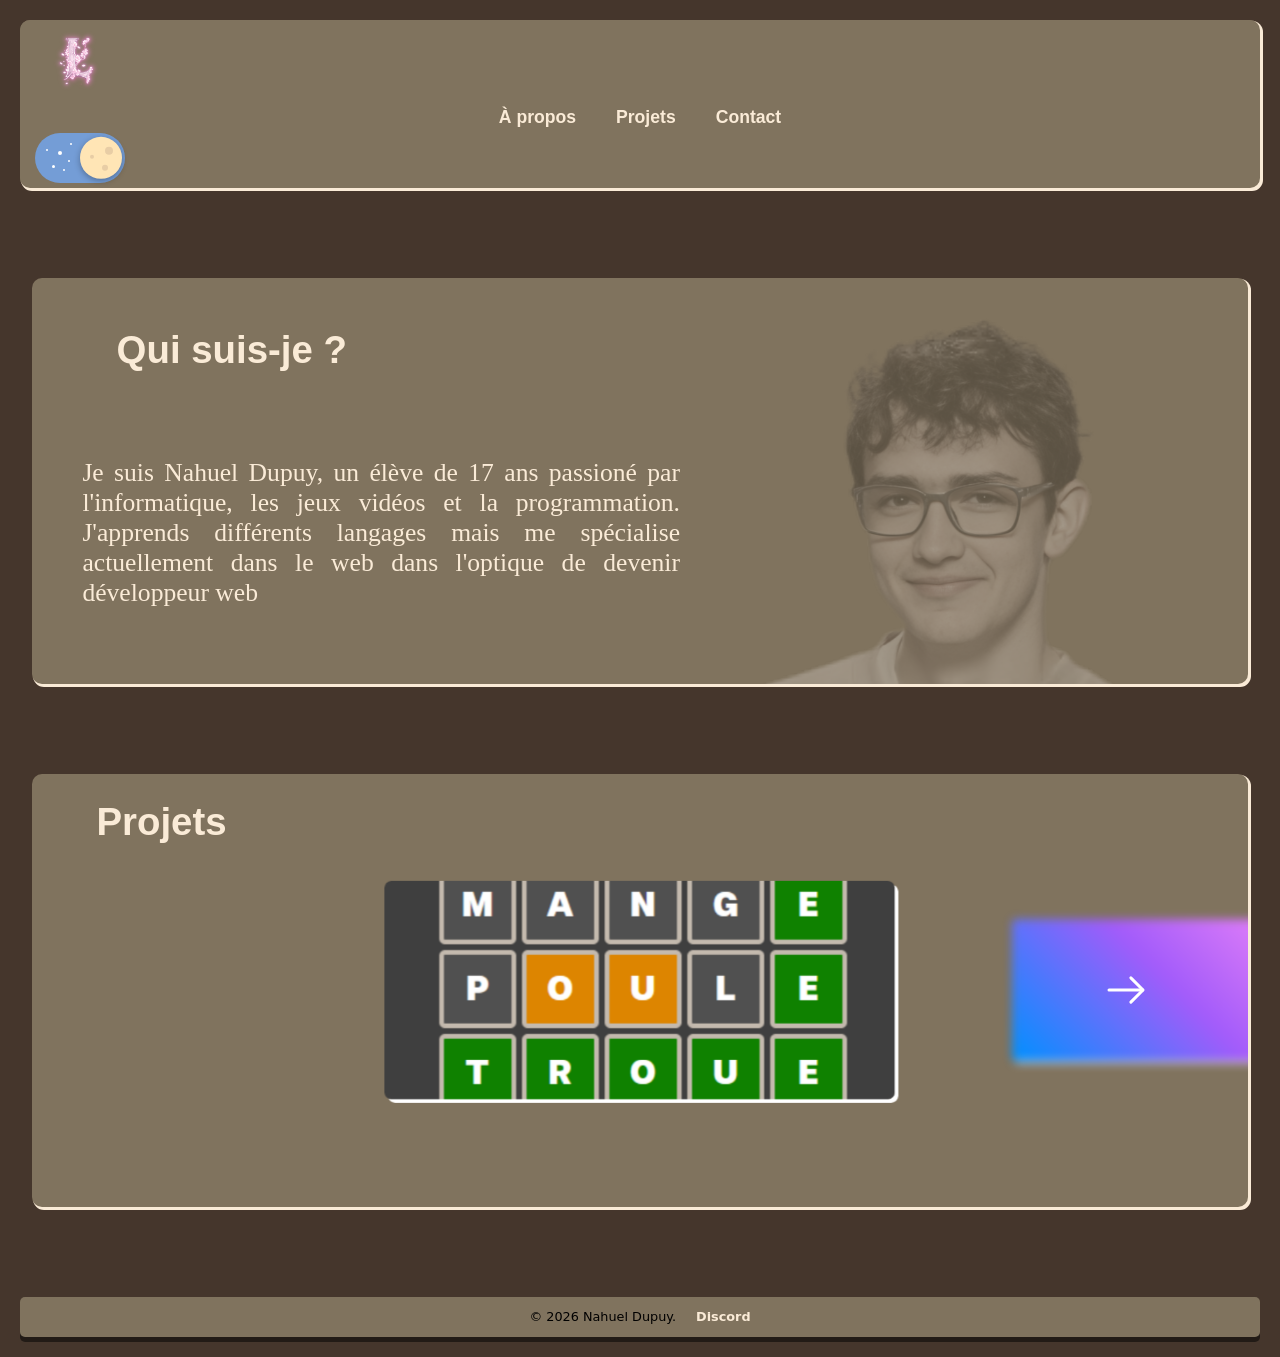
<file: index.html>
<!DOCTYPE html>
<html lang="fr">

<head>
    <meta charset="UTF-8">
    <meta name="viewport" content="width=device-width, initial-scale=1.0">
    <title>Leuhan Hub</title> <!-- Site : leuhanhub.fr-->
    <link rel="stylesheet" href="style.css">
    <script src="script.js" defer></script>
    <link rel="icon" type="image/png" href="assets/logo.png">
</head>

<body>
    <header> <!-- Menu de navigation -->
        <nav class="menu">
            <div class="burger">
                    <label class="hamburger">
                        <input type="checkbox" />
                        <svg viewBox="0 0 32 32">
                            <path class="line line-top-bottom"
                                d="M27 10 13 10C10.8 10 9 8.2 9 6 9 3.5 10.8 2 13 2 15.2 2 17 3.8 17 6L17 26C17 28.2 18.8 30 21 30 23.2 30 25 28.2 25 26 25 23.8 23.2 22 21 22L7 22">
                            </path>
                            <path class="line" d="M7 16 27 16"></path>
                        </svg>
                    </label>
                <ul id="burger_links">
                <li><a href="#about"><b>À propos</b></a></li>
                <li><a href="#projects"><b>Projets</b></a></li>
                <li><a href="#contact"><b>Contact</b></a></li>
            </ul>
            </div>
            <a onclick="window.scrollTo({ top: 0, behavior: 'smooth' })" class="logo">
                <img src="assets/logo.png" alt="Logo de Leuhan">
            </a>
            <ul id="links">
                <li><a href="#about"><b>À propos</b></a></li>
                <li><a href="#projects"><b>Projets</b></a></li>
                <li><a href="#contact"><b>Contact</b></a></li>
            </ul>
            <div class="theme-toggle">
                <div class="toggleWrapper">
                    <input class="input" id="dn" type="checkbox" checked />
                    <label class="toggle" for="dn">
                        <span class="toggle__handler">
                            <span class="crater crater--1"></span>
                            <span class="crater crater--2"></span>
                            <span class="crater crater--3"></span>
                        </span>
                        <span class="star star--1"></span>
                        <span class="star star--2"></span>
                        <span class="star star--3"></span>
                        <span class="star star--4"></span>
                        <span class="star star--5"></span>
                        <span class="star star--6"></span>
                    </label>
                </div>
            </div>
        </nav>
    </header>
    <section id="about">
        <div class="intro">
            <h1>Qui suis-je ?</h1>
            <br>
            <p>
                Je suis Nahuel Dupuy, un élève de 17 ans passioné par l'informatique, les jeux vidéos et la
                programmation.
                J'apprends différents langages mais me spécialise actuellement dans le web dans l'optique de devenir
                développeur web
            </p>

            <!-- <div class="card">
                <div class="caption">
                    <h3>Nahuel Dupuy</h3>
                    <p>élève</p>
                </div>
            </div> -->
        </div>
        <div class="img"></div>
    </section>
    <section id="projects">
        <h1 style="z-index: 5;">Projets</h1>
        <div class="table">
            <div class="arrow" id="left_arrow"></div>
            <div class="carousel">
                <div class="carousel-track">
                    <div class="carousel-item" id="slide1" onclick="window.open('https://leuhan.xyz/wordle')"
                        target="_blank">
                        <div class="carousel-caption">
                            <h3>Wordle</h3>
                            <p>Jeu inspiré du Motus, créé en HTML, CSS et JavaScript.</p>
                        </div>
                    </div>
                    <div class="carousel-item" id="slide2" onclick="" target="_blank">
                        <div class="carousel-caption">
                            <h3>à venir</h3>
                            <p>à venir</p>
                        </div>
                    </div>
                    <div class="carousel-item" id="slide3" onclick="" target="_blank">
                        <div class="carousel-caption">
                            <h3>à venir</h3>
                            <p>à venir</p>
                        </div>
                    </div>
                    <div class="carousel-item" id="slide4" onclick="" target="_blank">
                        <div class="carousel-caption">
                            <h3>à venir</h3>
                            <p>à venir</p>
                        </div>
                    </div>
                </div>
            </div>
            <div class="arrow" id="right_arrow"></div>
        </div>
    </section>
    <footer id="contact">
        <p>© 2026 Nahuel Dupuy.</p>
        <ul>
            <li>
                <a href="https://discord.com/users/343435951621537792" target="_blank">Discord</a>
            </li>
            <!-- <li>
                <a href="mailto:support@leuhan.xyz" target="_blank">Email</a>
            </li> -->
        </ul>
    </footer>
    <div class="top_button" id="top_button">
        <button class="button" onclick="window.scrollTo({ top: 0, behavior: 'smooth' })">
            <svg viewBox="0 0 384 512" class="svgIcon">
                <path
                    d="M214.6 41.4c-12.5-12.5-32.8-12.5-45.3 0l-160 160c-12.5 12.5-12.5 32.8 0 45.3s32.8 12.5 45.3 0L160 141.2V448c0 17.7 14.3 32 32 32s32-14.3 32-32V141.2L329.4 246.6c12.5 12.5 32.8 12.5 45.3 0s12.5-32.8 0-45.3l-160-160z">
                </path>
            </svg>
        </button>
    </div>
</body>

</html>
</file>
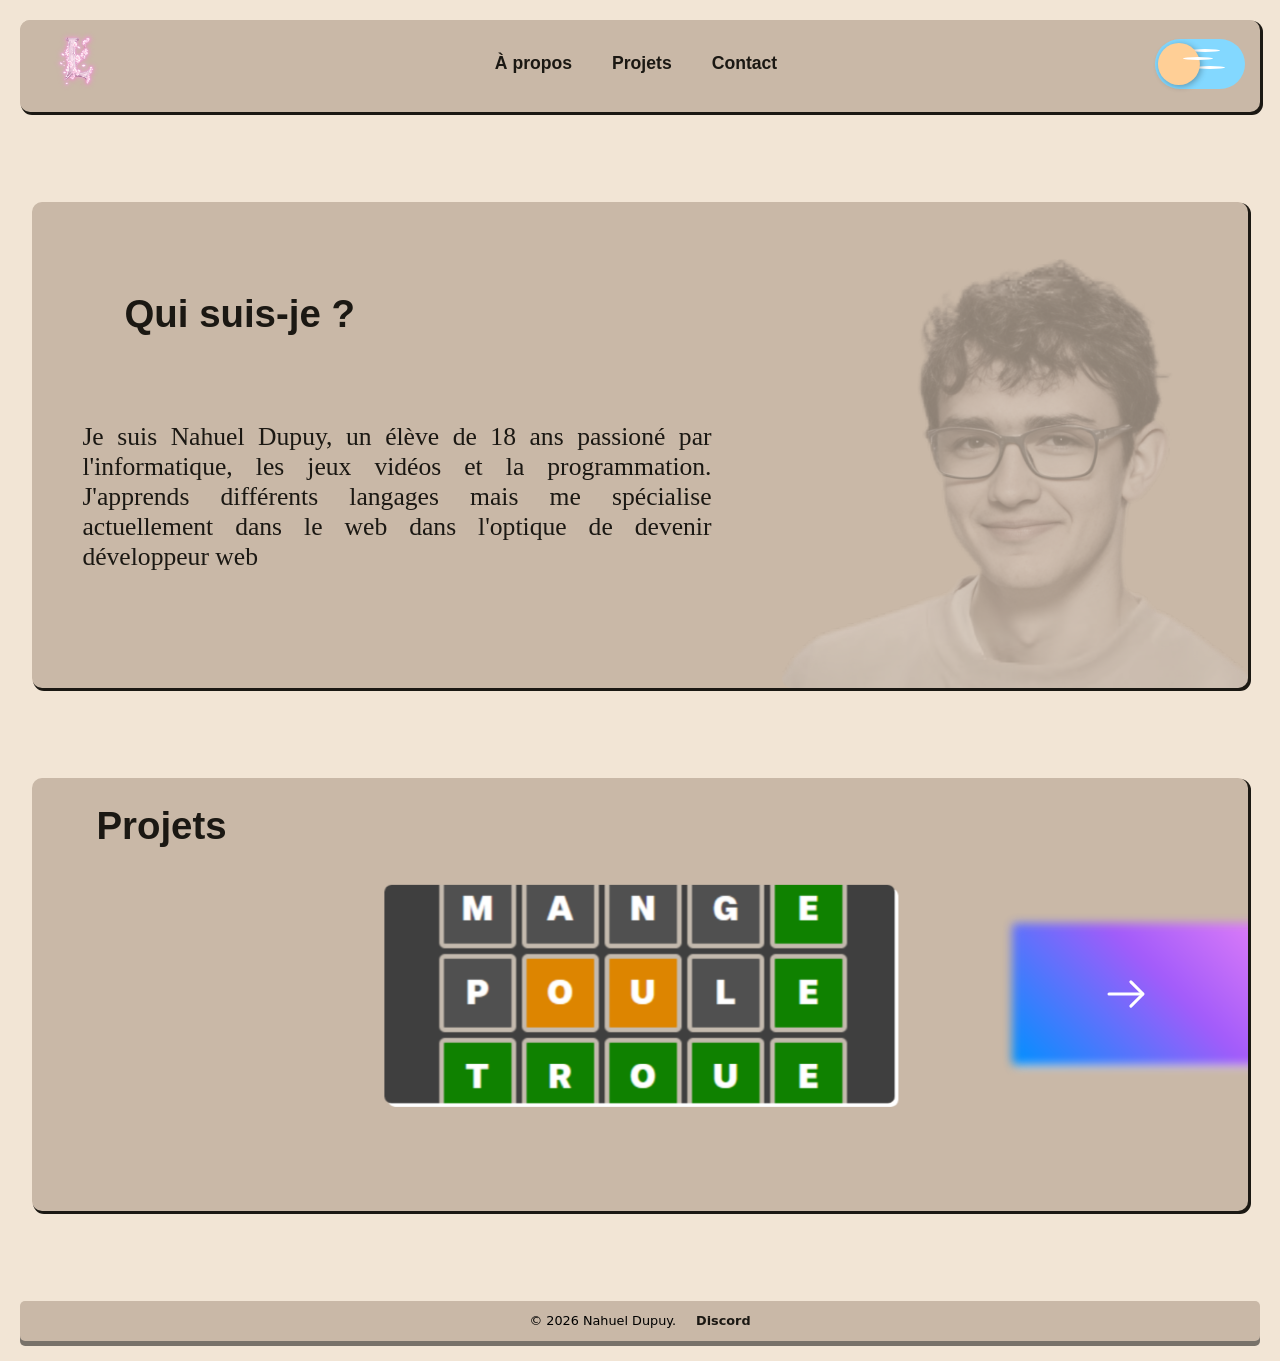
<file: main/index.html>
<!DOCTYPE html>
<html lang="fr">

<head>
    <meta charset="UTF-8">
    <meta name="viewport" content="width=device-width, initial-scale=1.0">
    <title>Leuhan Hub</title> <!-- Site : leuhanhub.fr-->
    <link rel="stylesheet" href="style.css">
    <script src="script.js" defer></script>
    <link rel="icon" type="image/png" href="assets/logo.png">
</head>

<body>
    <header> <!-- Menu de navigation -->
        <nav class="menu">
            <div class="pc-menu">
                <a onclick="window.scrollTo({ top: 0, behavior: 'smooth' })" class="logo">
                    <img src="assets/logo.png" alt="Logo de Leuhan">
                </a>
                <div class="burger" id="burger_button">
                    <label class="hamburger">
                        <input type="checkbox" id="burger-check" autocomplete="off"/>
                        <svg viewBox="0 0 32 32">
                            <path class="line line-top-bottom"
                                d="M27 10 13 10C10.8 10 9 8.2 9 6 9 3.5 10.8 2 13 2 15.2 2 17 3.8 17 6L17 26C17 28.2 18.8 30 21 30 23.2 30 25 28.2 25 26 25 23.8 23.2 22 21 22L7 22">
                            </path>
                            <path class="line" d="M7 16 27 16"></path>
                        </svg>
                    </label>
                </div>

                <ul id="links">
                    <li><a href="#about"><b>À propos</b></a></li>
                    <li><a href="#projects"><b>Projets</b></a></li>
                    <li><a href="#contact"><b>Contact</b></a></li>
                </ul>
                <div class="theme-toggle">
                    <div class="toggleWrapper">
                        <input class="input" id="dn" type="checkbox" checked />
                        <label class="toggle" for="dn">
                            <span class="toggle__handler">
                                <span class="crater crater--1"></span>
                                <span class="crater crater--2"></span>
                                <span class="crater crater--3"></span>
                            </span>
                            <span class="star star--1"></span>
                            <span class="star star--2"></span>
                            <span class="star star--3"></span>
                            <span class="star star--4"></span>
                            <span class="star star--5"></span>
                            <span class="star star--6"></span>
                        </label>
                    </div>
                </div>
            </div>
            <div class="mobile-menu" id="mobile-menu">
                <ul id="burger_links">
                    <li><a href="#about"><b>À propos</b></a></li>
                    <li><a href="#projects"><b>Projets</b></a></li>
                    <li><a href="#contact"><b>Contact</b></a></li>
                    <form action="" method="get">
                        <select name="theme" id="theme-toggle">
                            <option value="Clair">☀️ Clair</option>
                            <option value="Sombre">🌙 Sombre</option>
                        </select>
                    </form>
                </ul>
            </div>
        </nav>
    </header>
    <section id="about">
        <div class="intro">
            <h1>Qui suis-je ?</h1>
            <br>
            <p>
                Je suis Nahuel Dupuy, un élève de 18 ans passioné par l'informatique, les jeux vidéos et la
                programmation.
                J'apprends différents langages mais me spécialise actuellement dans le web dans l'optique de devenir
                développeur web
            </p>
        </div>
        <div class="img">
            <img src="assets/profile.png" alt="Photo de profil de Nahuel Dupuy">
        </div>
    </section>
    <section id="projects">
        <h1 style="z-index: 5;">Projets</h1>
        <div class="table">
            <div class="arrow" id="left_arrow"></div>
            <div class="carousel">
                <div class="carousel-track">
                    <a class="carousel-item" id="slide1" href="/games/wordle/">
                        <div class="carousel-caption">
                            <h3>Wordle</h3>
                            <p>Jeu inspiré du Motus, créé en HTML, CSS et JavaScript.</p>
                        </div>
                    </a>
                    <a class="carousel-item" id="slide2" onclick="" target="_blank">
                        <div class="carousel-caption">
                            <h3>Titre</h3>
                            <p>Caption</p>
                        </div>
                    </a>
                    <a class="carousel-item" id="slide2" onclick="" target="_blank">
                        <div class="carousel-caption">
                            <h3>Titre</h3>
                            <p>Caption</p>
                        </div>
                    </a>
                    <a class="carousel-item" id="slide2" onclick="" target="_blank">
                        <div class="carousel-caption">
                            <h3>Titre</h3>
                            <p>Caption</p>
                        </div>
                    </a>
                    <a class="carousel-item" id="slide2" onclick="" target="_blank">
                        <div class="carousel-caption">
                            <h3>Titre</h3>
                            <p>Caption</p>
                        </div>
                    </a>
                    <a class="carousel-item" id="slide2" onclick="" target="_blank">
                        <div class="carousel-caption">
                            <h3>Titre</h3>
                            <p>Caption</p>
                        </div>
                    </a>
                    <a class="carousel-item" id="slide2" onclick="" target="_blank">
                        <div class="carousel-caption">
                            <h3>Titre</h3>
                            <p>Caption</p>
                        </div>
                    </a>
                    <a class="carousel-item" id="slide2" onclick="" target="_blank">
                        <div class="carousel-caption">
                            <h3>Titre</h3>
                            <p>Caption</p>
                        </div>
                    </a>
                </div>
            </div>
            <div class="arrow" id="right_arrow"></div>
        </div>
    </section>
    <footer id="contact">
        <p>© 2026 Nahuel Dupuy.</p>
        <ul>
            <li>
                <a href="https://discord.com/users/343435951621537792" target="_blank">Discord</a>
            </li>
            <!-- <li>
            <a href="mailto:support@leuhan.xyz" target="_blank">Email</a>
        </li> -->
        </ul>
    </footer>
    <div class="top_button" id="top_button">
        <button class="button" onclick="window.scrollTo({ top: 0, behavior: 'smooth' })">
            <svg viewBox="0 0 384 512" class="svgIcon">
                <path
                    d="M214.6 41.4c-12.5-12.5-32.8-12.5-45.3 0l-160 160c-12.5 12.5-12.5 32.8 0 45.3s32.8 12.5 45.3 0L160 141.2V448c0 17.7 14.3 32 32 32s32-14.3 32-32V141.2L329.4 246.6c12.5 12.5 32.8 12.5 45.3 0s12.5-32.8 0-45.3l-160-160z">
                </path>
            </svg>
        </button>
    </div>
</body>

</html>
</file>
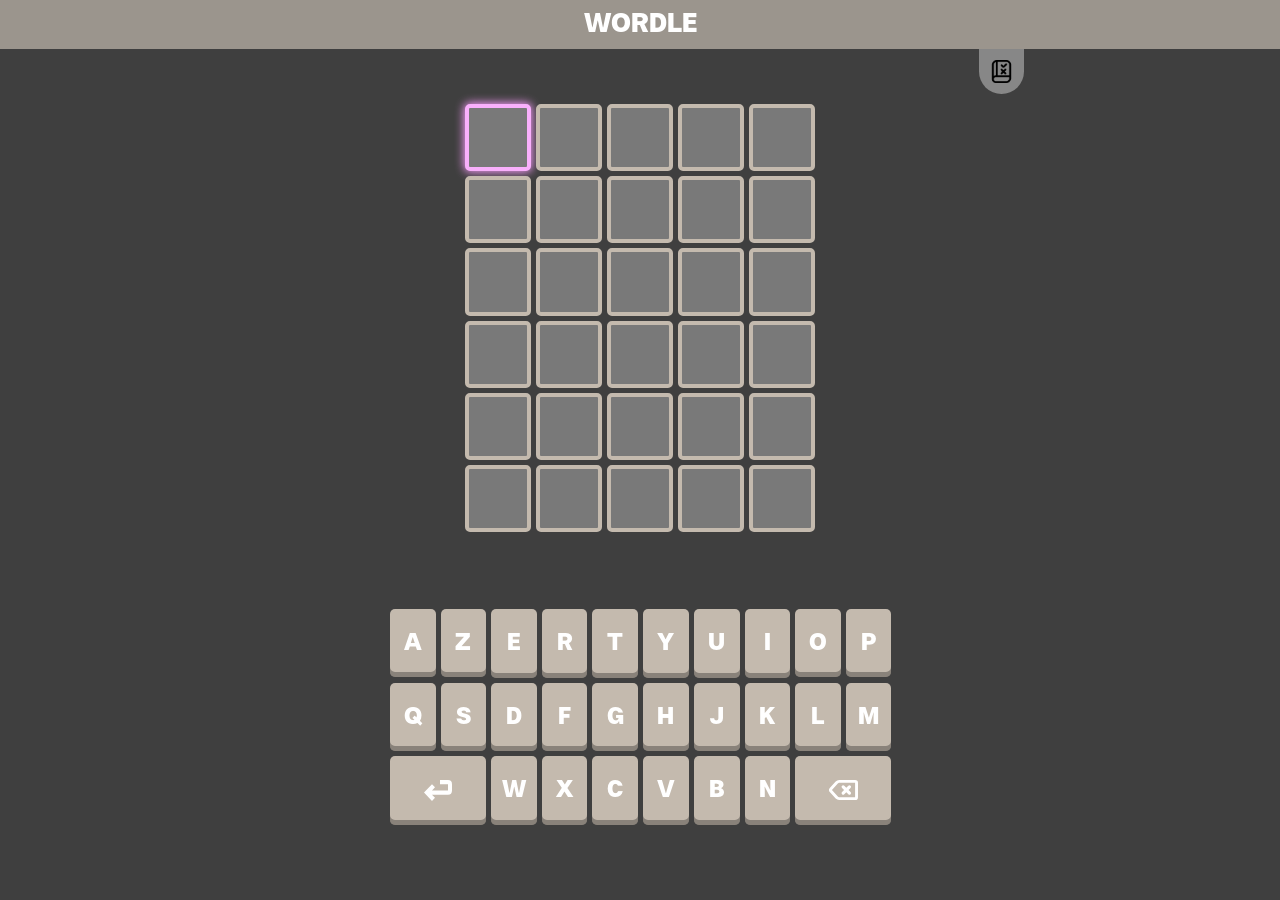
<file: Wordle/index.html>
<!DOCTYPE html>

<html>

<head>
    <title>Wordle</title>
    <link rel="stylesheet" href="style.css">
    <script src="script.js" defer></script>
    <script src="config.js"></script>
    <meta name="viewport" content="width=device-width, initial-scale=1.0">
    <meta charset="UTF-8">
    <link rel="icon" type="image/png" href="icon.png">
</head>
<main>
    <header>
        <nav>
            <h1>
                WORDLE
            </h1>
        </nav>

        <a id='rules' class="rules" id="rule_button">
            <img src="rules.png" alt="rules_icon">
        </a>
        <div class="center">
            <div id="rules_chart" class="chart">
                <h2>
                    Comment jouer ?
                </h2>
                <p>
                    Vous pouvez essayer jusqu'à 6 mots différents pour trouver le mot caché
                </p>
                <ul>
                    <li>
                        <b>🟩 La lettre est bien placée</b>
                    </li>
                    <li>
                        <b>🟨 La lettre est dans le mot mais mal placée</b>
                    </li>
                    <li>
                        <b>⬛ La lettre n'est pas dans le mot</b>
                    </li>
                </ul>
                <div id="close_button" class='simple_button'>
                    <img src="close.png" alt="close">
                </div>
                <p>
                <h2>Difficulté</h2>
                </p>
                <div class="difficulty">
                    <div class="difficulty_cell" id="facile">
                        <h3 id="t_facile">
                            Facile
                            <div class="explain_button" id="explain_button1">?</div>
                        </h3>
                        <div class='span' id="s_facile">La première lettre ainsi que 6 autres n'étant pas dans le mot
                            sont indiquées</div>
                    </div>
                    <div class="toggle_button" id="dif_button">
                        <div class="button_dot" id="button_dot"></div>
                    </div>
                    <div class="difficulty_cell" id="difficile">
                        <h3 id="t_difficile">
                            Difficile
                            <div class="explain_button" id="explain_button2">?</div>
                        </h3>
                        <div class='span' id="s_difficile">Règle classique, aucune lettre n'est indiquée</div>
                    </div>
                </div>
            </div>
        </div>
    </header>

    <body>
        <div class="game">
            <div class="grid" id="grid">
                <span id="ligne1" class="ligne">
                <div class="cell" id="cell1"></div>
                <div class="cell" id="cell2"></div>
                <div class="cell" id="cell3"></div>
                <div class="cell" id="cell4"></div>
                <div class="cell" id="cell5"></div>
                </span>
                <span id="ligne2" class="ligne">
                <div class="cell" id="cell6"></div>
                <div class="cell" id="cell7"></div>
                <div class="cell" id="cell8"></div>
                <div class="cell" id="cell9"></div>
                <div class="cell" id="cell10"></div>
                </span>
                <span id="ligne3" class="ligne">
                <div class="cell" id="cell11"></div>
                <div class="cell" id="cell12"></div>
                <div class="cell" id="cell13"></div>
                <div class="cell" id="cell14"></div>
                <div class="cell" id="cell15"></div>
                </span>
                <span id="ligne4" class="ligne">
                <div class="cell" id="cell16"></div>
                <div class="cell" id="cell17"></div>
                <div class="cell" id="cell18"></div>
                <div class="cell" id="cell19"></div>
                <div class="cell" id="cell20"></div>
                </span>
                <span id="ligne5" class="ligne">
                <div class="cell" id="cell21"></div>
                <div class="cell" id="cell22"></div>
                <div class="cell" id="cell23"></div>
                <div class="cell" id="cell24"></div>
                <div class="cell" id="cell25"></div>
                </span>
                <span id="ligne6" class="ligne">
                <div class="cell" id="cell26"></div>
                <div class="cell" id="cell27"></div>
                <div class="cell" id="cell28"></div>
                <div class="cell" id="cell29"></div>
                <div class="cell" id="cell30"></div>
                </span>
            </div>
            <div class="keyboard" id="keyboard">
                <div class="key" id="A">A</div>
                <div class="key" id="Z">Z</div>
                <div class="key" id="E">E</div>
                <div class="key" id="R">R</div>
                <div class="key" id="T">T</div>
                <div class="key" id="Y">Y</div>
                <div class="key" id="U">U</div>
                <div class="key" id="I">I</div>
                <div class="key" id="O">O</div>
                <div class="key" id="P">P</div>
                <div class="key" id="Q">Q</div>
                <div class="key" id="S">S</div>
                <div class="key" id="D">D</div>
                <div class="key" id="F">F</div>
                <div class="key" id="G">G</div>
                <div class="key" id="H">H</div>
                <div class="key" id="J">J</div>
                <div class="key" id="K">K</div>
                <div class="key" id="L">L</div>
                <div class="key" id="M">M</div>
                <div class="key wide_key" id="Enter"><img src="enter.svg" alt="Enter"></div>
                <div class="key" id="W">W</div>
                <div class="key" id="X">X</div>
                <div class="key" id="C">C</div>
                <div class="key" id="V">V</div>
                <div class="key" id="B">B</div>
                <div class="key" id="N">N</div>
                <div class="key wide_key" id="Backspace"><img src="delete.svg" alt="Back"></div>
            </div>
            <div class="banner" id="win_banner">
                <div class="banner_text"><b></b></div>
                <div class="close_button" id="close_button2"> <img src="close.png" alt="cross" width="25px"></div>
                <div class="Null" style="height: 50px;"></div>
                <div class="button" id="replay"><b>Rejouer</b></div>

            </div>

            <div class="banner" id="lose_banner">
                <div class="banner_text"></div>
                <div class="close_button" id="close_button2"> <img src="close.png" alt="cross" width="25px"></div>
                <div class="Null" style="height: 50px;"></div>
                <div class="button" id="replay"><b>Rejouer</b></div>
            </div>

            <div class="banner" id="generic_banner">
                <div class="banner_text"></div>
            </div>
        </div>
    </body>
</main>

</html>
</div>
</div>
</body>
</main>

</html>
</file>
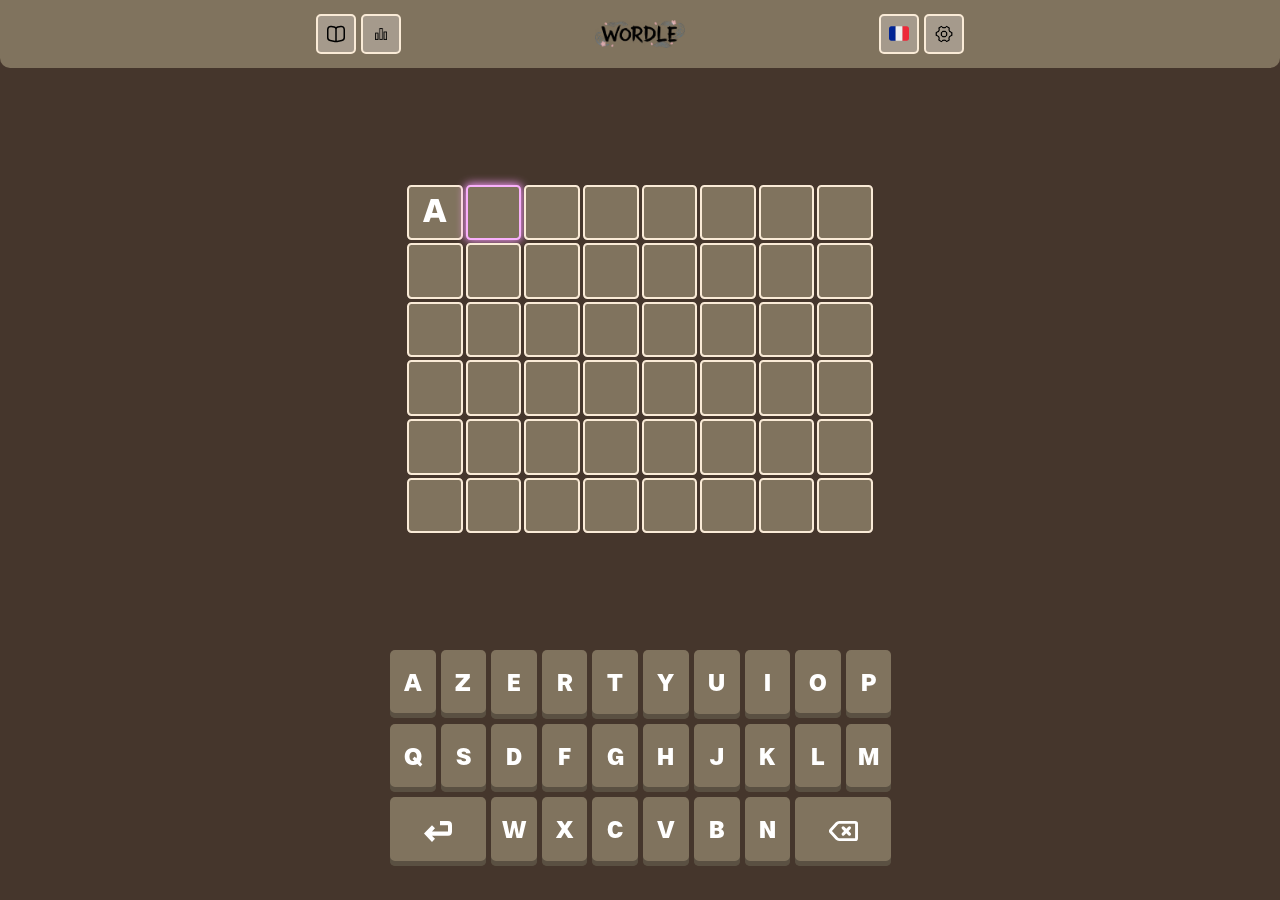
<file: games/daily wordle/index.html>
<!DOCTYPE html>

<html>

<head>
    <title>Wordle FR | Leuhan</title>
    <link rel="stylesheet" href="style.css">
    <script src="script.js" defer></script>
    <script src="liste_mots.js"></script>
    <meta name="viewport" content="width=device-width">
    <meta charset="UTF-8">
    <link rel="icon" type="image/png" href="icon2.png">
    <link rel="manifest" href="manifest.json">
</head>

<body>
    <header>
        <nav class="menu">
            <div class="about menu_section">
                <label for="rules_button" class="menuButton">
                    <img src="livre-alt.svg" alt="rules_icon">
                </label>
                <button class="menuButton" id="stat_button">
                    <img src="statistics.png" alt="statistics">
                </button>
            </div>
            <h1 class="game_logo" id="game_title">WORDLE</h1>
            <div class="settings menu_section">
                <button class="menuButton" id="lang_button" style="font-size: 1.25em;">
                    🇫🇷
                </button>
                <span class="language_selection" id="language_selection">
                    <form action="get">
                        <a class="selected">🇫🇷 Français</a>
                        <a href="/en">🇬🇧 English</a>
                    </form>
                </span>
                <label for="settings_button" class="menuButton">
                    <img src="settings.png" alt="settings_icon">
                </label>
            </div>
        </nav>

        <div class="center">
            <label for="rules_button" class="blurbox" id="rules_blur"></label>
            <input type="checkbox" id="rules_button">
            <div id="rules_chart" class="chart">
                <h2>
                    Comment jouer ?
                </h2>
                <p>
                    Vous avez jusqu'à 6 tentatives pour trouver un mot caché qui change chaque jour.
                    <br>
                    <br>
                    À chaque tentative, les lettres changeront de couleur :
                </p>
                <ul>
                    <li>
                        <b><span class="exemple" id="correctex">A</span> Si la lettre est bien placée</b>
                    </li>
                    <li>
                        <b><span class="exemple" id="presentex">A</span> Si la lettre est dans le mot mais pas à la
                            bonne place</b>
                    </li>
                    <li>
                        <b><span class="exemple" id="absentex">A</span> Si la lettre n'est pas dans le mot</b>
                    </li>
                </ul>
                <!-- Application
                <div class="separator"></div>
                <section id="download">
                    <h2>Téléchargement</h2>
                    <p>Téléchargez l'application maintenant pour y jouer hors ligne !</p>
                    <a href="Leuhan Wordle.apk" class="downloadButton"><b>Télécharger</b></a>
                </section> -->
                <div class="separator"></div>
                <h2>Crédits</h2>
                <p>
                    Site créé par <a href="https://ko-fi.com/leuhan" target="_blank"><b>Leuhan</b></a>
                </p>
                <p>
                    Site hébergé sur <a href="https://lws.fr" target="_blank"><b>LWS</b></a>
                </p>
                <label for="rules_button" id="rules_close_button" class='simple_button'>
                    <img src="close.png" alt="close">
                </label>
            </div>
            <label for="settings_button" class="blurbox" id="settings_blur"></label>
            <input type="checkbox" id="settings_button">
            <div class="chart" id="settings_chart">
                <!-- Theme Toggle
                <div class="theme-toggle">
                    <div class="toggleWrapper">
                        <input class="input" id="dn" type="checkbox" checked />
                        <label class="toggle" for="dn">
                            <span class="toggle__handler">
                                <span class="crater crater--1"></span>
                                <span class="crater crater--2"></span>
                                <span class="crater crater--3"></span>
                            </span>
                            <span class="star star--1"></span>
                            <span class="star star--2"></span>
                            <span class="star star--3"></span>
                            <span class="star star--4"></span>
                            <span class="star star--5"></span>
                            <span class="star star--6"></span>
                        </label>
                    </div>
                </div>
                <div class="separator"></div> -->
                <!-- Thème -->
                <h2>Thème</h2>
                <div class="row" style="width: 80%;">
                    <p>
                        <b>
                            <span class="exemple" id="correctex">A</span>
                            <span class="exemple" id="presentex">A</span>
                            <span class="exemple" id="absentex">A</span>
                        </b>
                    </p>
                    <select name="theme" id="scheme_selector">
                        <option value="0">🟩🟨</option>
                        <option value="1">🟥🟨</option>
                    </select>
                </div>
                <div class="separator"></div>
                <h2>Disposition</h2>
                <div class="row" style="width: 80%;">
                    <h3>Clavier</h3>
                    <select name="dispo_selector" id="dispo_selector">
                        <option value="Default">Par défaut</option>
                        <option value="Inverse">Inversé</option>
                        <option value="Droite">Actions à droite</option>
                    </select>
                </div>

                <label for="settings_button" id="settings_close_button" class='simple_button'>
                    <img src="close.png" alt="close">
                </label>
            </div>
        </div>
    </header>

    <main>
            <div class="grid" id="grid">

                <span id="ligne1" class="ligne">
                </span>
                <span id="ligne2" class="ligne">
                </span>
                <span id="ligne3" class="ligne">
                </span>
                <span id="ligne4" class="ligne">
                </span>
                <span id="ligne5" class="ligne">
                </span>
                <span id="ligne6" class="ligne">
                </span>
            </div>
            <div class="keyboard" id="keyboard">
            </div>
    </main>
</body>

</html>
</file>
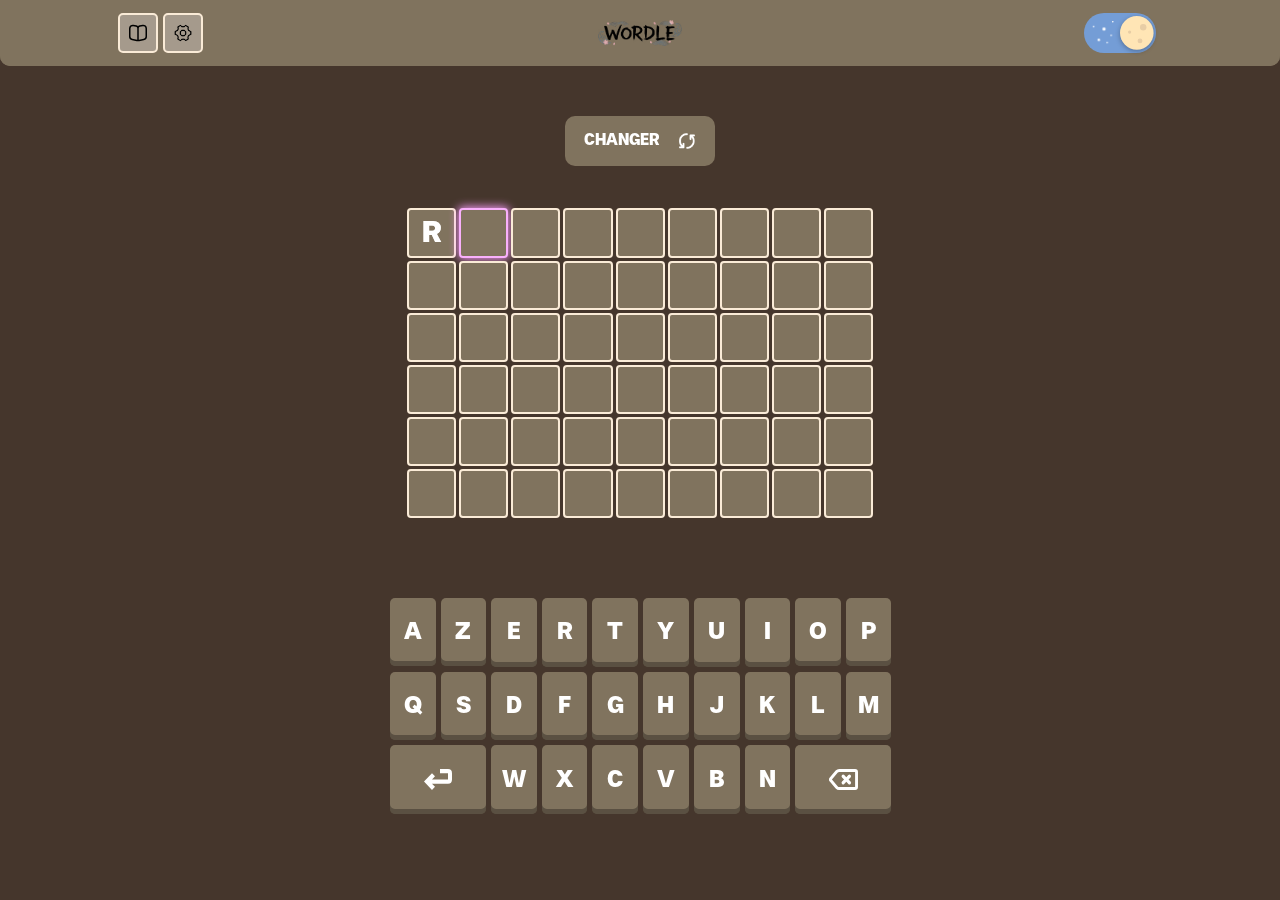
<file: games/wordle/index.html>
<!DOCTYPE html>

<html>

<head>
    <title>Wordle | Leuhan</title>
    <link rel="stylesheet" href="style.css">
    <script src="script.js" defer></script>
    <script src="liste_mots.js"></script>
    <meta name="viewport" content="width=device-width">
    <meta charset="UTF-8">
    <link rel="icon" type="image/png" href="icon.png">
    <link rel="manifest" href="manifest.json">
</head>
<main>
    <header>
        <nav class="menu">
            <div class="about">

                <label for="rules_button" class="menuButton">
                    <img src="livre-alt.svg" alt="rules_icon">
                </label>
                <label for="settings_button" class="menuButton">
                    <img src="settings.png" alt="rules_icon">
                </label>
            </div>
            <h1 class="game_logo">WORDLE</h1>
            <div class="theme-toggle">
                <div class="toggleWrapper">
                    <input class="input" id="dn" type="checkbox" checked />
                    <label class="toggle" for="dn">
                        <span class="toggle__handler">
                            <span class="crater crater--1"></span>
                            <span class="crater crater--2"></span>
                            <span class="crater crater--3"></span>
                        </span>
                        <span class="star star--1"></span>
                        <span class="star star--2"></span>
                        <span class="star star--3"></span>
                        <span class="star star--4"></span>
                        <span class="star star--5"></span>
                        <span class="star star--6"></span>
                    </label>
                </div>
            </div>
        </nav>

        <div class="center">
            <label for="rules_button" class="blurbox" id="rules_blur"></label>
            <input type="checkbox" id="rules_button">
            <div id="rules_chart" class="chart">
                <h2>
                    Comment jouer ?
                </h2>
                <p>
                    Sous le même concept que le <b>Wordle</b>, Vous avez jusqu'à 6 tentatives pour trouver un mot caché.
                    <br>
                    <br>
                    À chaque tentative, les lettres changeront de couleur.
                </p>
                <ul>
                    <li>
                        <b><span class="exemple" id="correctex">A</span> La lettre est bien placée</b>
                    </li>
                    <li>
                        <b><span class="exemple" id="presentex">A</span> La lettre est présente mais mal placée</b>
                    </li>
                    <li>
                        <b><span class="exemple" id="absentex">A</span> La lettre n'est pas dans le mot</b>
                    </li>
                </ul>
                <div class="separator"></div>
                <section id="download">
                    <h2>Téléchargement</h2>
                    <p>Téléchargez l'application maintenant pour y jouer hors ligne !</p>
                    <a href="Leuhan Wordle.apk" class="downloadButton"><b>Télécharger</b></a>
                </section>
                <div class="separator"></div>
                <h2>Crédits</h2>
                <p>
                    Site créé par <a href="https://ko-fi.com/leuhan" target="_blank"><b>Leuhan</b></a>
                </p>
                <p>
                    Inspiré de <a href="https://wordle.louan.me" target="_blank"><b>Le Mot</b></a> par Louan
                </p>
                <label for="rules_button" id="rules_close_button" class='simple_button'>
                    <img src="close.png" alt="close">
                </label>
            </div>
            <label for="settings_button" class="blurbox" id="settings_blur"></label>
            <input type="checkbox" id="settings_button">
            <div class="chart" id="settings_chart">
                <h2>Difficulté</h2>
                <label for="difficulty" class="switch" aria-label="Toggle">
                    <input type="checkbox" id="difficulty" />
                    <span>Facile</span>
                    <span>Difficile</span>
                </label>
                <div class="separator" style="margin-top: 20px;"></div>
                <h2>Thème</h2>
                <div class="row" style="width: 80%;">
                    <p>
                        <b>
                            <span class="exemple" id="correctex">A</span>
                            <span class="exemple" id="presentex">A</span>
                            <span class="exemple" id="absentex">A</span>
                        </b>
                    </p>
                    <select name="theme" id="scheme_selector">
                        <option value="0" >🟩🟨</option>
                        <option value="1">🟥🟨</option>
                        <option value="2">🟪🟦</option>
                    </select>
                </div>
                <div class="separator"></div>
                <h2>Disposition</h2>
                <div class="row" style="width: 80%;">
                    <h3>Clavier</h3>
                <select name="dispo_selector" id="dispo_selector">
                    <option value="Default">Par défaut</option>
                    <option value="Inverse">Inversé</option>
                    <option value="Droite">Actions à droite</option>
                </select>
                </div>

                <label for="settings_button" id="settings_close_button" class='simple_button'>
                    <img src="close.png" alt="close">
                </label>
            </div>
        </div>
    </header>

    <body>
        <div class="game">
            <div class="reset_button" id="resButton">
                <p>CHANGER</p>
                <img src="circular.png" alt="cycle">
            </div>
            <div class="grid" id="grid">

                <span id="ligne1" class="ligne">
                </span>
                <span id="ligne2" class="ligne">
                </span>
                <span id="ligne3" class="ligne">
                </span>
                <span id="ligne4" class="ligne">
                </span>
                <span id="ligne5" class="ligne">
                </span>
                <span id="ligne6" class="ligne">
                </span>
            </div>
            <div class="keyboard" id="keyboard">
            </div>
            <div class="banner" id="win_banner">
                <div class="banner_text"><b></b></div>
                <div class="close_button" id="close_button2"> <img src="close.png" alt="cross" width="25px"></div>
                <div class="Null" style="height: 50px;"></div>
                <div class="button" id="replay"><b>Rejouer</b></div>

            </div>

            <div class="banner" id="lose_banner">
                <div class="banner_text"></div>
                <div class="close_button" id="close_button2"> <img src="close.png" alt="cross" width="25px"></div>
                <div class="Null" style="height: 50px;"></div>
                <div class="button" id="replay"><b>Rejouer</b></div>
            </div>

            <div class="banner" id="generic_banner">
                <div class="banner_text"></div>
            </div>
        </div>
    </body>
</main>

</html>
</div>
</div>
</body>
</main>

</html>
</file>
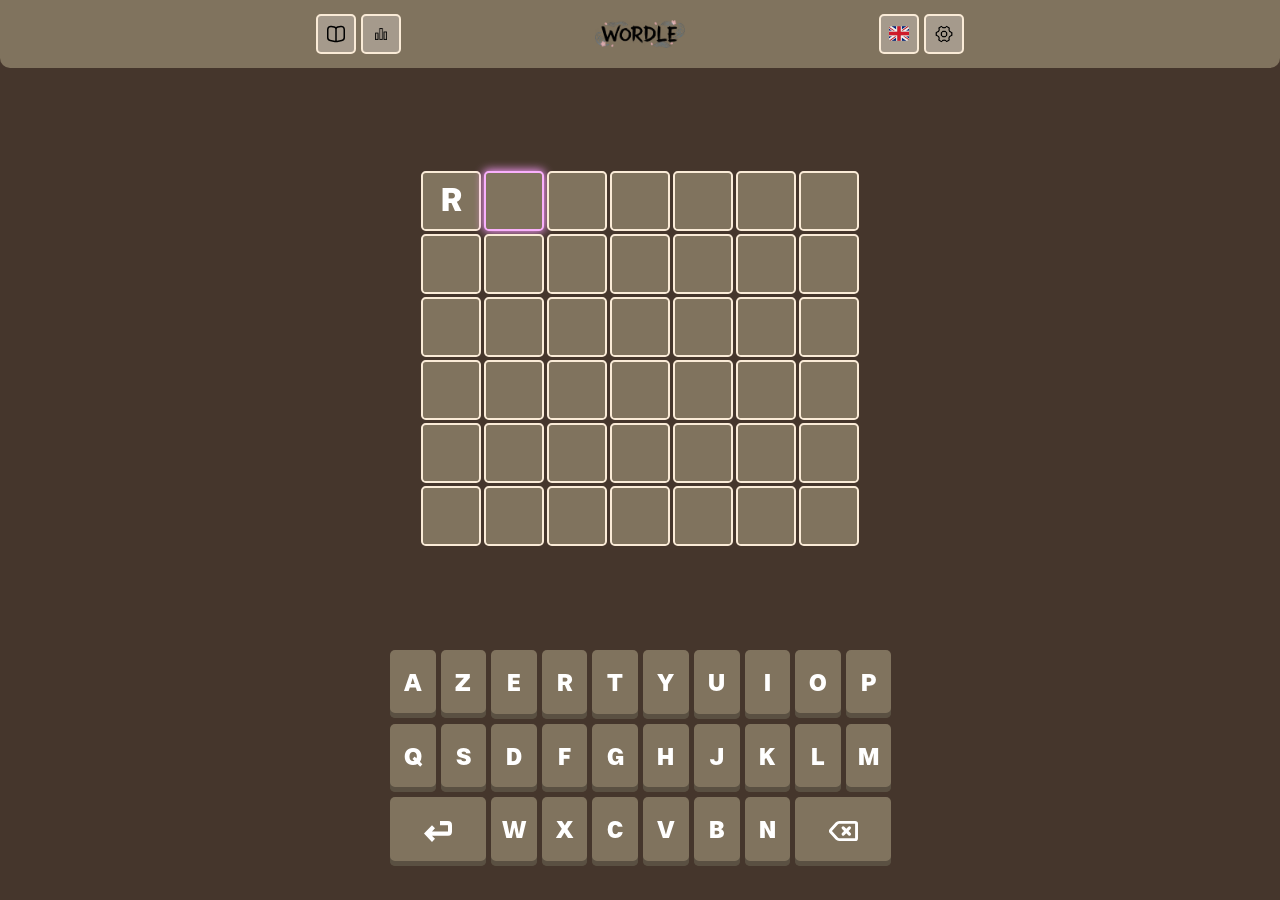
<file: games/daily wordle/en/index.html>
<!DOCTYPE html>

<html>

<head>
    <title>Wordle EN | Leuhan</title>
    <link rel="stylesheet" href="style.css">
    <script src="script.js" defer></script>
    <script src="liste_mots.js"></script>
    <meta name="viewport" content="width=device-width">
    <meta charset="UTF-8">
    <link rel="icon" type="image/png" href="icon2.png">
    <link rel="manifest" href="manifest.json">
</head>
<body>
    <header>
        <nav class="menu">
            <div class="about menu_section">
                <label for="rules_button" class="menuButton">
                    <img src="livre-alt.svg" alt="rules_icon">
                </label>
                <button class="menuButton" id="stat_button">
                    <img src="statistics.png" alt="statistics">
                </button>
            </div>
            <h1 class="game_logo" id="game_title">WORDLE</h1>
            <div class="settings menu_section">
                <button class="menuButton" id="lang_button" style="font-size: 1.25em;">
                    🇬🇧
                </button>
                <span class="language_selection" id="language_selection">
                    <form action="get">
                        <a href="../">🇫🇷 Français</a>
                        <a class="selected">🇬🇧 English</a>
                    </form>
                </span>
                <label for="settings_button" class="menuButton">
                    <img src="settings.png" alt="settings_icon">
                </label>
            </div>
        </nav>

        <div class="center">
            <label for="rules_button" class="blurbox" id="rules_blur"></label>
            <input type="checkbox" id="rules_button">
            <div id="rules_chart" class="chart">
                <h2>
                    How to play ?
                </h2>
                <p>
                    You have 6 tries to find a secret word that changes every day.
                    <br>
                    <br>
                    With each try, the letters will change color :
                </p>
                <ul>
                    <li>
                        <b><span class="exemple" id="correctex">A</span> If the letter is at the right place</b>
                    </li>
                    <li>
                        <b><span class="exemple" id="presentex">A</span> If the letter is in the word but not at the right place</b>
                    </li>
                    <li>
                        <b><span class="exemple" id="absentex">A</span> If the letter is not in the word</b>
                    </li>
                </ul>
                <!-- Application
                <div class="separator"></div>
                <section id="download">
                    <h2>Téléchargement</h2>
                    <p>Téléchargez l'application maintenant pour y jouer hors ligne !</p>
                    <a href="Leuhan Wordle.apk" class="downloadButton"><b>Télécharger</b></a>
                </section> -->
                <div class="separator"></div>
                <h2>Credits</h2>
                <p>
                    Website made by <a href="https://ko-fi.com/leuhan" target="_blank"><b>Leuhan</b></a>
                </p>
                <p>
                    Website hosted on <a href="https://lws.fr" target="_blank"><b>LWS</b></a>
                </p>
                <label for="rules_button" id="rules_close_button" class='simple_button'>
                    <img src="close.png" alt="close">
                </label>
            </div>
            <label for="settings_button" class="blurbox" id="settings_blur"></label>
            <input type="checkbox" id="settings_button">
            <div class="chart" id="settings_chart">
                <!-- Theme Toggle
                <div class="theme-toggle">
                    <div class="toggleWrapper">
                        <input class="input" id="dn" type="checkbox" checked />
                        <label class="toggle" for="dn">
                            <span class="toggle__handler">
                                <span class="crater crater--1"></span>
                                <span class="crater crater--2"></span>
                                <span class="crater crater--3"></span>
                            </span>
                            <span class="star star--1"></span>
                            <span class="star star--2"></span>
                            <span class="star star--3"></span>
                            <span class="star star--4"></span>
                            <span class="star star--5"></span>
                            <span class="star star--6"></span>
                        </label>
                    </div>
                </div>
                <div class="separator"></div> -->
                <h2>Theme</h2>
                <div class="row" style="width: 80%;">
                    <p>
                        <b>
                            <span class="exemple" id="correctex">A</span>
                            <span class="exemple" id="presentex">A</span>
                            <span class="exemple" id="absentex">A</span>
                        </b>
                    </p>
                    <select name="theme" id="scheme_selector">
                        <option value="0">🟩🟨</option>
                        <option value="1">🟥🟨</option>
                    </select>
                </div>
                <div class="separator"></div>
                <h2>Arrangement</h2>
                <div class="row" style="width: 80%;">
                    <h3>Keyboard</h3>
                    <select name="dispo_selector" id="dispo_selector">
                        <option value="Default">Default</option>
                        <option value="Inverse">Reversed</option>
                        <option value="Droite">Actions to the right</option>
                    </select>
                </div>

                <label for="settings_button" id="settings_close_button" class='simple_button'>
                    <img src="close.png" alt="close">
                </label>
            </div>
        </div>
    </header>

    <main>
            <div class="grid" id="grid">

                <span id="ligne1" class="ligne">
                </span>
                <span id="ligne2" class="ligne">
                </span>
                <span id="ligne3" class="ligne">
                </span>
                <span id="ligne4" class="ligne">
                </span>
                <span id="ligne5" class="ligne">
                </span>
                <span id="ligne6" class="ligne">
                </span>
            </div>
            <div class="keyboard" id="keyboard">
            </div>
    </main>
</body>
</html>
</file>
<file: style.css>
:root {
    --primary: #f2e5d5;
    --secondary: #c9b8a7;
    --text-color: #1b1813;
    --selection: #b55bff;
}

@font-face {
    font-family: 'Nevanta';
    src: "../assets/NevantaExtraBold-9MdV5.otf";
}

@font-face {
    font-family: 'Numbers';
    src: "../assets/MomcakeThin-9Y6aZ.otf";
}

html {
    scroll-padding-top: 80px;
    scroll-behavior: smooth;
    scrollbar-width: none;
    overflow-x: hidden;
}

body {
    display: flex;
    flex-direction: column;
    background-color: var(--primary);
    font-family: 'Nevanta', sans-serif;
    font-size: 1vw;
    padding: 20px;
    margin: 0;
    gap: 10vh;
    align-items: center;
    justify-content: center;
    z-index: 1;
}

.dark-mode {
    --primary: #45362c;
    --secondary: #80735e;
    --text-color: antiquewhite;
}

header {
    position: sticky;
    width: 100%;
    height: fit-content;
    top: 0;
    background-color: var(--secondary);
    border-radius: 10px;
    text-align: center;
    z-index: 100;
}

.menu {
    display: grid;
    grid-template-columns: 1fr;
    align-items: center;
    justify-content: space-between;
    height: fit-content;
    padding: 0 10px;
    border-radius: 10px;
    background-color: var(--secondary);
    box-shadow: 2px 2px 0px 1px var(--text-color);
    z-index: 100;
    --menu-height : height;
    transition: all 0.5s;
}

.pc-menu {
    display: flex;
    width: 100%;
    align-items: center;
    height: fit-content;
    justify-content: space-between;
    transition: all 0.5s;
}

.mobile-menu {
    display: flex;
    position: absolute;
    z-index: 10;
    width: fit-content;
    padding: 10px;
    padding-block-start: 40px;
    font-size: 1vw;
    border-radius: 10px;
    scale: 1;
    transform: translateY(-10px);
    opacity: 0;
    visibility: hidden;
    transition: all 0.2s ease-in-out;
}

.mobile-menu ul {
    display: flex;
    flex-direction: column;
    align-items: center;
    justify-content: center;
}

.menu .logo {
    width: 8vh;
}

.menu ul {
    display: flex;
    gap: 20px;
    list-style: none;
    margin: 0;
    padding: 0;
    flex: 1;
    justify-content: center;
}

.theme-toggle {
    position: static;
    display: flex;
    align-items: center;
    background-color: transparent;
}

.logo img {
    width: 100%;
    height: auto;
}

.menu a {
    text-decoration: none;
    color: var(--text-color);
    border-radius: 5px;
    font-size: 1.1rem;
    padding: 5px 10px;
    transition: 0.2s;
    cursor: pointer;
}

.menu a:hover:not(.logo) {
    background-color: var(--primary);
    color: var(--selection);
    transition: all 0.2s ease;
}

.menu ul li {
    display: inline-block;
    width: fit-content;
}

.toggleWrapper {
    display: flex;
    position: relative;
    padding: 5px;
    transform: none;
}

.toggleWrapper .input {
    display: none;
    position: absolute;
}

.toggle {
    cursor: pointer;
    display: inline-block;
    position: relative;
    width: 90px;
    height: 50px;
    background-color: #83d8ff;
    align-content: center;
    justify-content: center;
    border-radius: 84px;
    transition: background-color 200ms cubic-bezier(0.445, 0.05, 0.55, 0.95);
}

.toggle__handler {
    display: inline-block;
    z-index: 1;
    width: 47%;
    aspect-ratio: 1/1;
    background-color: #ffcf96;
    border-radius: 50px;
    box-shadow: 0 2px 6px rgba(0, 0, 0, 0.3);
    transition: all 400ms cubic-bezier(0.68, -0.55, 0.265, 1.55);
    position: absolute;
    left: 3px;
    transform: translateY(-50%) rotate(-45deg);
}

.toggle__handler .crater {
    position: absolute;
    background-color: #e8cda5;
    opacity: 0;
    transition: opacity 200ms ease-in-out;
    border-radius: 100%;
}

.toggle__handler .crater--1 {
    top: 18px;
    left: 10px;
    width: 4px;
    height: 4px;
}

.toggle__handler .crater--2 {
    top: 28px;
    left: 22px;
    width: 6px;
    height: 6px;
}

.toggle__handler .crater--3 {
    top: 10px;
    left: 25px;
    width: 8px;
    height: 8px;
}

.star {
    position: absolute;
    background-color: #fff;
    transition: all 300ms cubic-bezier(0.445, 0.05, 0.55, 0.95);
    border-radius: 50%;
}

.star--1 {
    top: 10px;
    left: 35px;
    z-index: 0;
    width: 30px;
    height: 3px;
}

.star--2 {
    top: 18px;
    left: 28px;
    z-index: 1;
    width: 30px;
    height: 3px;
}

.star--3 {
    top: 27px;
    left: 40px;
    z-index: 0;
    width: 30px;
    height: 3px;
}

.star--4,
.star--5,
.star--6 {
    opacity: 0;
    transition: all 300ms cubic-bezier(0.445, 0.05, 0.55, 0.95);
}

.star--4 {
    top: 16px;
    left: 11px;
    z-index: 0;
    width: 2px;
    height: 2px;
    transform: translate3d(3px, 0, 0);
}

.star--5 {
    top: 32px;
    left: 17px;
    z-index: 0;
    width: 3px;
    height: 3px;
    transform: translate3d(3px, 0, 0);
}

.star--6 {
    top: 36px;
    left: 28px;
    z-index: 0;
    width: 2px;
    height: 2px;
    transform: translate3d(3px, 0, 0);
}

.input:checked+.toggle {
    background-color: #749dd6;
}

.input:checked+.toggle .toggle__handler {
    background-color: #ffe5b5;
    left: calc(50%);
    transform: translateY(-50%) rotate(0);
}

.input:checked+.toggle .toggle__handler .crater {
    opacity: 1;
}

.input:checked+.toggle .star--1 {
    width: 2px;
    height: 2px;
}

.input:checked+.toggle .star--2 {
    width: 4px;
    height: 4px;
    transform: translate3d(-5px, 0, 0);
}

.input:checked+.toggle .star--3 {
    width: 2px;
    height: 2px;
    transform: translate3d(-7px, 0, 0);
}

.input:checked+.toggle .star--4,
.input:checked+.toggle .star--5,
.input:checked+.toggle .star--6 {
    opacity: 1;
    transform: translate3d(0, 0, 0);
}

.input:checked+.toggle .star--4 {
    transition: all 300ms 200ms cubic-bezier(0.445, 0.05, 0.55, 0.95);
}

.input:checked+.toggle .star--5 {
    transition: all 300ms 300ms cubic-bezier(0.445, 0.05, 0.55, 0.95);
}

.input:checked+.toggle .star--6 {
    transition: all 300ms 400ms cubic-bezier(0.445, 0.05, 0.55, 0.95);
}

.theme-toggle {
    transform: scale(1);
    transition: 0.2s ease-out;
}

.theme-toggle:hover {
    transform: scale(1.05);
    transition: 0.2s ease-out;
}

.burger {
    display: none;
    position: absolute;
    right: 10px;

    .hamburger {
        cursor: pointer;
    }

    .hamburger input {
        display: none;
    }

    .hamburger svg {
        /* The size of the SVG defines the overall size */
        height: 3em;
        /* Define the transition for transforming the SVG */
        transition: transform 400ms cubic-bezier(0.4, 0, 0.2, 1);
    }

    .line {
        fill: none;
        stroke: var(--text-color);
        stroke-linecap: round;
        stroke-linejoin: round;
        stroke-width: 3;
        /* Define the transition for transforming the Stroke */
        transition: stroke-dasharray 400ms cubic-bezier(0.4, 0, 0.2, 1),
        stroke-dashoffset 400ms cubic-bezier(0.4, 0, 0.2, 1);
    }

    .line-top-bottom {
        stroke-dasharray: 12 63;
    }

    .hamburger input:checked + svg {
        transform: rotate(-45deg);
    }

    .hamburger input:checked + svg .line-top-bottom {
        stroke-dasharray: 20 300;
        stroke-dashoffset: -32.42;
    }

}

section {
    width: 98%;
    height: max-content;
    padding: 20px;
    text-align: center;
    background-color: var(--secondary);
    color: var(--text-color);
    font-family: 'Nevanta', 'Arial', sans-serif;
    border-radius: 10px;
    box-shadow: 2px 2px 0px 1px var(--text-color);
    scroll-margin-top: 5vh;
    overflow: visible;
}

section h1 {
    text-align: start;
    margin-top: 0;
    margin-right: 50%;
    font-size: 3vw;
}

#about {
    display: grid;
    height: fit-content;
    padding: 0;
    grid-template-columns: 1fr 1fr;
    grid-template-rows: 1fr;
    position: relative;
    align-items: center;
    justify-content: space-between;
    gap: 20px;
}

.intro {
    display: flex;
    width: 100%;
    padding: 50px;
    flex-direction: column;
    align-items: center;
    justify-content: space-between;
    font-size: 2vw;
}

.intro p {
    font-family: cursive;
    display: block;
    width: 100%;
    text-align: justify;
}

#about .img {
    display: block;
    width: 100%;
    height: 100%;
    background-image: url("../assets/profile.png");
    background-size: 80%;
    background-repeat: no-repeat;
    background-position: center 20%;
    border-radius: 10px;
    transition: all 0.2s ease;
    z-index: 1;
    filter: grayscale(0.7);
    opacity: 0.3;
}

::selection {
    color: var(--selection);
}

#projects {
    padding: 0;
    gap: 50px;
    overflow-x: hidden;
    align-items: center;
    justify-content: center;
}

#projects h1 {
    position: absolute;
    font-size: 3em;
    margin: 2% 0 0 5%;
}


.carousel {
    position: relative;
    overflow: hidden;
    width: 100%;
    padding: 60px 100%;
    scale: 0.7;
    font-size: 1.2vw;
}


.carousel-track {
    display: flex;
    gap: 40px;
    transition: transform 0.6s cubic-bezier(0.22, 1, 0.36, 1);
    will-change: transform;
}




#projects .table {
    display: grid;
    width: 100%;
    grid-template-columns: 1fr 3fr 1fr;
    align-items: center;
    justify-items: center;
}

#projects .arrow {
    display: block;
    content: url('../assets/arrow.svg');
    scale: 2 2;
    border-radius: 5px;
    cursor: pointer;
    transition: all 0.2s ease;
    z-index: 3;
}

#projects .arrow:hover {
    scale: 2.2 2.2;
}

#left_arrow {
    opacity: 0;
    cursor: default;
    transform: scaleX(-1);
}

.carousel-item {
    display: flex;
    flex-direction: column;
    width: 80%;
    aspect-ratio: 7/3;
    background-image: linear-gradient(45deg, rgba(0, 145, 255, 1) 0%, rgba(163, 92, 250, 1) 50%, rgba(255, 143, 249, 1) 100%);
    background-size: cover;
    background-position: center;
    box-shadow: 5px 5px 0px rgb(255, 255, 255);
    text-decoration: none;
    color: #1b1813;
    border-radius: 10px;
    position: relative;
    text-align: center;
    justify-content: end;
    transition: all 0.2s ease;
    overflow: hidden;
    min-width: 100%;
    flex: 0 0 70%;
    /* largeur de la slide centrale */
    opacity: 1;
    transform: scale(0.65);
    transition:
        transform 0.6s cubic-bezier(0.22, 1, 0.36, 1),
        opacity 0.4s ease,
        box-shadow 0.2s ease;
    z-index: 2;
    filter: blur(10px);
    pointer-events: none;
}

.carousel-item .carousel-caption {
    display: block;
    width: 100%;
    height: 0%;
    background-color: rgba(255, 242, 225, 0.5);
    backdrop-filter: blur(10px);
    font-weight: 700;
    font-size: 1.3em;
    text-transform: capitalize;
    transition: all 0.2s ease;

    h3 {
        color: rgb(154, 76, 255);
    }
}

.carousel-item.active {
    pointer-events: all;
    opacity: 1;
    transform: scale(1);
    z-index: 2;
    filter: blur(0px);
    cursor: pointer;
}

#slide1 {
    background-image: url("../assets/wordle-background.png");
}

.carousel-item.active:hover {
    transform: scale(1.05) rotate(-2deg);
    box-shadow: -20px 20px 5px rgb(0, 0, 0);
    transition: all 0.2s ease;

    .carousel-caption {
        height: 40%;
        transition: all 0.2s ease;
    }
}

.top_button {
    position: fixed;
    bottom: 50px;
    right: 10px;
    z-index: 1000;
    opacity: 0;
    visibility: visible;
    transform: translateY(50px);
    transition: all 0.4s ease;
}

.button {
    width: 50px;
    height: 50px;
    border-radius: 50%;
    background: linear-gradient(rgb(227, 203, 255), rgba(252, 235, 252, 1));
    border: none;
    font-weight: 600;
    display: flex;
    align-items: center;
    justify-content: center;
    box-shadow: 0px 0px 0px 4px rgba(180, 160, 255, 0.253);
    cursor: pointer;
    transition-duration: 0.3s;
    overflow: hidden;
    position: relative;
}

.svgIcon {
    display: inline-block;
    width: 12px;
    transform: translateY(0);
    transition: transform 0.3s ease-in-out;
}

.svgIcon path {
    fill: #7a18e5;
}

.button:hover {
    scale: 1.2;
}

.button:hover .svgIcon {
    animation: bounce 0.5s infinite alternate ease-in-out;
}

@keyframes bounce {
    0% {
        transform: translateY(0px);
    }

    100% {
        transform: translateY(-10px);
    }
}

.button:active .svgIcon {
    transform: translateY(5px);
}

footer {
    display: flex;
    flex-direction: row;
    justify-content: center;
    align-items: center;
    gap: 20px;
    width: 100%;
    text-align: center;
    font-size: 1vw;
    background-color: var(--secondary);
    border-radius: 5px;
    box-shadow: 0 5px 0px rgba(0, 0, 0, 0.5);
    font-family: system-ui, -apple-system, BlinkMacSystemFont, 'Segoe UI', Roboto, Oxygen, Ubuntu, Cantarell, 'Open Sans', 'Helvetica Neue', sans-serif;
}

footer a {
    color: var(--text-color);
    text-decoration: none;
    font-weight: 600;
}

footer a:hover {
    color: var(--selection);
    transition: 0.2s;
}

footer ul {
    list-style: none;
    padding: 0;
    margin: 0;
    display: flex;
    gap: 20px;
    justify-content: center;
}

* {
    user-select: none;
}

@media (max-width: 800px) {

    .menu {
        position: absolute;
        width: calc(100vw - 50px);
        top: 5px;
        left: 0;
    }

    .menu #links, .menu .theme-toggle {
        display: none;
    }

    .menu .burger {
        position: relative;
        display: block;
        scale: 3;
    }

    section h1{
        text-align: center;
        margin: auto;
        font-size: 10vw
    }
    #about {
        grid-template-columns: 80%;
        grid-template-rows: 50% 50%;
        align-content: center;
        align-items: center;
        justify-items: center;
        font-size: 5vw;
        padding-bottom: 0;
        margin-top: 5vh;
    }

    #about .intro {
        text-align: center;
        padding: 0;
        width: 100%;
        align-items: center;
        justify-content: center;
        font-size: 1em
    }

    .intro p {
        text-align: center;
        width: 100%;
        font-size: 1em
    }

    #about .img {
        width: 100%;
        height: 400px;
        background-size: 80%;
        margin: auto;
    }

    #projects h1 {
        position: relative;
        left: 0;
    }

    #projects .carousel {
        padding: 20px 50%;
        scale: 1;
    }

    #projects .carousel-item {
        box-shadow: 2px 2px 0 white;
    }

    .carousel-item .carousel-caption{
        height: 40%;
    }

    .carousel-item.active:hover {
        box-shadow: 2px 2px 0 white;
        transform: scale(1) rotate(0deg);
    }

    .carousel-item.active:hover {
        transform: scale(1.05) rotate(-2deg);
        box-shadow: -20px 20px 5px rgb(0, 0, 0);
        transition: all 0.2s ease;
    }

    footer {
        font-size: 2vw;
        position: relative;
        width: 100%;
        padding: 20px 0;
    }
}
</file>
<file: main/style.css>
:root {
    --primary: #f2e5d5;
    --secondary: #c9b8a7;
    --text-color: #1b1813;
    --selection: #b55bff;
}

@font-face {
    font-family: 'Nevanta';
    src: "assets/NevantaExtraBold-9MdV5.otf";
}

@font-face {
    font-family: 'Numbers';
    src: "assets/MomcakeThin-9Y6aZ.otf";
}

html {
    scroll-padding-top: 80px;
    scroll-behavior: smooth;
    scrollbar-width: none;
    overflow-x: hidden;
}

body {
    display: flex;
    flex-direction: column;
    background-color: var(--primary);
    font-family: 'Nevanta', sans-serif;
    font-size: 1vw;
    padding: 20px;
    margin: 0;
    gap: 10vh;
    align-items: center;
    justify-content: center;
    z-index: 1;
}

.dark-mode {
    --primary: #45362c;
    --secondary: #80735e;
    --text-color: antiquewhite;
}

/* =====================
   HEADER & NAVIGATION
   ===================== */

header {
    position: sticky;
    width: 100%;
    height: fit-content;
    top: 0;
    background-color: var(--secondary);
    border-radius: 10px;
    text-align: center;
    z-index: 100;
}

.menu {
    display: grid;
    grid-template-columns: 1fr;
    align-items: center;
    justify-content: space-between;
    height: fit-content;
    padding: 0 10px;
    border-radius: 10px;
    background-color: var(--secondary);
    box-shadow: 2px 2px 0px 1px var(--text-color);
    z-index: 100;
    transition: all 0.5s;
}

.pc-menu {
    display: flex;
    width: 100%;
    align-items: center;
    height: fit-content;
    justify-content: space-between;
    transition: all 0.5s;
}

/* Menu burger mobile - dropdown */
.mobile-menu {
    display: flex;
    width: 100%;
    height: fit-content;
    max-height: 5px;
    overflow: hidden;
    justify-content: center;
    align-items: center;
    opacity: 0;
    visibility: hidden;
    transition: max-height 0.3s ease-in-out, opacity 0.3s ease-in-out, padding 0.3s ease-in-out;
    padding: 0;
    transition: 0.2s;
}

.mobile-menu.open {
    max-height: 300px;
    opacity: 1;
    visibility: visible;
    padding: 10px 0;
}

.mobile-menu ul {
    display: flex;
    flex-direction: column;
    align-items: center;
    justify-content: center;
    gap: 10px;
    width: 100%;
    list-style: none;
    margin: 0;
    padding: 0;
}

.mobile-menu ul li a {
    display: block;
    text-decoration: none;
    color: var(--text-color);
    font-size: 1.3rem;
    padding: 8px 20px;
    border-radius: 5px;
    transition: 0.2s;
    cursor: pointer;
}

.mobile-menu ul li a:hover {
    background-color: var(--primary);
    color: var(--selection);
}

.menu .logo {
    width: 8vh;
}

.menu ul {
    display: flex;
    gap: 20px;
    list-style: none;
    margin: 0;
    padding: 0;
    flex: 1;
    justify-content: center;
}

.theme-toggle {
    position: static;
    display: flex;
    align-items: center;
    background-color: transparent;
}

.logo img {
    width: 100%;
    height: auto;
}

.menu a {
    text-decoration: none;
    color: var(--text-color);
    border-radius: 5px;
    font-size: 1.1rem;
    padding: 5px 10px;
    transition: 0.2s;
    cursor: pointer;
}

.menu a:hover:not(.logo) {
    background-color: var(--primary);
    color: var(--selection);
    transition: all 0.2s ease;
}

.menu ul li {
    display: inline-block;
    width: fit-content;
}

/* =====================
   TOGGLE THEME
   ===================== */

.toggleWrapper {
    display: flex;
    position: relative;
    padding: 5px;
    transform: none;
}

.toggleWrapper .input {
    display: none;
    position: absolute;
}

.toggle {
    cursor: pointer;
    display: inline-block;
    position: relative;
    width: 90px;
    height: 50px;
    background-color: #83d8ff;
    align-content: center;
    justify-content: center;
    border-radius: 84px;
    transition: background-color 200ms cubic-bezier(0.445, 0.05, 0.55, 0.95);
}

.toggle__handler {
    display: inline-block;
    z-index: 1;
    width: 47%;
    aspect-ratio: 1/1;
    background-color: #ffcf96;
    border-radius: 50px;
    box-shadow: 0 2px 6px rgba(0, 0, 0, 0.3);
    transition: all 400ms cubic-bezier(0.68, -0.55, 0.265, 1.55);
    position: absolute;
    left: 3px;
    transform: translateY(-50%) rotate(-45deg);
}

.toggle__handler .crater {
    position: absolute;
    background-color: #e8cda5;
    opacity: 0;
    transition: opacity 200ms ease-in-out;
    border-radius: 100%;
}

.toggle__handler .crater--1 {
    top: 18px;
    left: 10px;
    width: 4px;
    height: 4px;
}

.toggle__handler .crater--2 {
    top: 28px;
    left: 22px;
    width: 6px;
    height: 6px;
}

.toggle__handler .crater--3 {
    top: 10px;
    left: 25px;
    width: 8px;
    height: 8px;
}

.star {
    position: absolute;
    background-color: #fff;
    transition: all 300ms cubic-bezier(0.445, 0.05, 0.55, 0.95);
    border-radius: 50%;
}

.star--1 {
    top: 10px;
    left: 35px;
    z-index: 0;
    width: 30px;
    height: 3px;
}

.star--2 {
    top: 18px;
    left: 28px;
    z-index: 1;
    width: 30px;
    height: 3px;
}

.star--3 {
    top: 27px;
    left: 40px;
    z-index: 0;
    width: 30px;
    height: 3px;
}

.star--4,
.star--5,
.star--6 {
    opacity: 0;
    transition: all 300ms cubic-bezier(0.445, 0.05, 0.55, 0.95);
}

.star--4 {
    top: 16px;
    left: 11px;
    z-index: 0;
    width: 2px;
    height: 2px;
    transform: translate3d(3px, 0, 0);
}

.star--5 {
    top: 32px;
    left: 17px;
    z-index: 0;
    width: 3px;
    height: 3px;
    transform: translate3d(3px, 0, 0);
}

.star--6 {
    top: 36px;
    left: 28px;
    z-index: 0;
    width: 2px;
    height: 2px;
    transform: translate3d(3px, 0, 0);
}

.input:checked+.toggle {
    background-color: #749dd6;
}

.input:checked+.toggle .toggle__handler {
    background-color: #ffe5b5;
    left: calc(50%);
    transform: translateY(-50%) rotate(0);
}

.input:checked+.toggle .toggle__handler .crater {
    opacity: 1;
}

.input:checked+.toggle .star--1 {
    width: 2px;
    height: 2px;
}

.input:checked+.toggle .star--2 {
    width: 4px;
    height: 4px;
    transform: translate3d(-5px, 0, 0);
}

.input:checked+.toggle .star--3 {
    width: 2px;
    height: 2px;
    transform: translate3d(-7px, 0, 0);
}

.input:checked+.toggle .star--4,
.input:checked+.toggle .star--5,
.input:checked+.toggle .star--6 {
    opacity: 1;
    transform: translate3d(0, 0, 0);
}

.input:checked+.toggle .star--4 {
    transition: all 300ms 200ms cubic-bezier(0.445, 0.05, 0.55, 0.95);
}

.input:checked+.toggle .star--5 {
    transition: all 300ms 300ms cubic-bezier(0.445, 0.05, 0.55, 0.95);
}

.input:checked+.toggle .star--6 {
    transition: all 300ms 400ms cubic-bezier(0.445, 0.05, 0.55, 0.95);
}

.theme-toggle {
    transform: scale(1);
    transition: 0.2s ease-out;
}

.theme-toggle:hover {
    transform: scale(1.05);
    transition: 0.2s ease-out;
}

.burger {
    display: none;
    position: relative;
    right: 0;
    scale: 1.5;

    .hamburger {
        cursor: pointer;
    }

    .hamburger input {
        display: none;
    }

    .hamburger svg {
        height: 24px;
        transition: transform 400ms cubic-bezier(0.4, 0, 0.2, 1);
    }

    .line {
        fill: none;
        stroke: var(--text-color);
        stroke-linecap: round;
        stroke-linejoin: round;
        stroke-width: 3;
        transition:
            stroke-dasharray 400ms cubic-bezier(0.4, 0, 0.2, 1),
            stroke-dashoffset 400ms cubic-bezier(0.4, 0, 0.2, 1);
    }

    .line-top-bottom {
        stroke-dasharray: 12 63;
    }

    .hamburger input:checked+svg {
        transform: rotate(-45deg);
    }

    .hamburger input:checked+svg .line-top-bottom {
        stroke-dasharray: 20 300;
        stroke-dashoffset: -32.42;
    }
}

form select {
    padding: 5px;
    border-radius: 5px;
    border: none;
    background-color: var(--primary);
    color: var(--text-color);
    font-weight: 600;
    cursor: pointer;
    transition: all 0.2s ease;
    scale: 1.2;
}

/* =====================
   SECTIONS
   ===================== */

section {
    width: 98%;
    height: max-content;
    padding: 20px;
    text-align: center;
    background-color: var(--secondary);
    color: var(--text-color);
    font-family: 'Nevanta', 'Arial', sans-serif;
    border-radius: 10px;
    box-shadow: 2px 2px 0px 1px var(--text-color);
    scroll-margin-top: 5vh;
    overflow: visible;
}

section h1 {
    text-align: start;
    margin-top: 0;
    margin-right: 50%;
    font-size: clamp(1.5rem, 3vw, 3rem);
}

/* =====================
   SECTION ABOUT
   ===================== */

#about {
    display: grid;
    height: fit-content;
    padding: 0;
    grid-template-columns: 60% 40%;
    grid-template-columns: 60% 40%;
    grid-template-rows: 1fr;
    position: relative;
    align-items: stretch;
    /* ← était "center" */
    justify-content: space-between;
    gap: 20px;
    overflow: hidden;
    overflow: hidden;
}

.intro {
    display: flex;
    width: 100%;
    padding: 50px;
    flex-direction: column;
    align-items: center;
    justify-content: center;
    font-size: clamp(1rem, 2vw, 2rem);
    box-sizing: border-box;
}

.intro p {
    font-family: cursive;
    display: block;
    width: 100%;
    text-align: justify;
}

#about .img {
    display: block;
    width: 100%;
    aspect-ratio: 1/1;
    background-image: url("assets/profile.png");
    background-size: cover;
    background-repeat: no-repeat;
    background-position: top;
    background-position: top;
    border-radius: 10px;
    transition: all 0.2s ease;
    z-index: 1;
    filter: grayscale(0.7);
    opacity: 0.3;
    min-height: 300px;
    overflow: hidden;
}

#about .img img{
    opacity: 1;
    visibility: hidden;
    overflow: hidden;
}

#about .img img{
    opacity: 1;
    visibility: hidden;
}

::selection {
    color: var(--selection);
}

/* =====================
   SECTION PROJECTS
   ===================== */

#projects {
    padding: 0;
    gap: 50px;
    overflow-x: hidden;
    align-items: center;
    justify-content: center;
}

#projects h1 {
    position: absolute;
    font-size: clamp(1.5rem, 3em, 5rem);
    margin: 2% 0 0 5%;
}

.carousel {
    position: relative;
    overflow: hidden;
    width: 100%;
    padding: 60px 100%;
    scale: 0.7;
    font-size: clamp(0.8rem, 1.2vw, 1.5rem);
}

.carousel-track {
    display: flex;
    gap: 40px;
    transition: transform 0.6s cubic-bezier(0.22, 1, 0.36, 1);
    will-change: transform;
}

#projects .table {
    display: grid;
    width: 100%;
    grid-template-columns: 1fr 3fr 1fr;
    align-items: center;
    justify-items: center;
}

#projects .arrow {
    display: block;
    content: url('assets/arrow.svg');
    scale: 2 2;
    border-radius: 5px;
    cursor: pointer;
    transition: all 0.2s ease;
    z-index: 3;
}

#projects .arrow:hover {
    scale: 2.2 2.2;
}

#left_arrow {
    opacity: 0;
    cursor: default;
    transform: scaleX(-1);
}

.carousel-item {
    display: flex;
    flex-direction: column;
    width: 80%;
    aspect-ratio: 7/3;
    background-image: linear-gradient(45deg, rgba(0, 145, 255, 1) 0%, rgba(163, 92, 250, 1) 50%, rgba(255, 143, 249, 1) 100%);
    background-size: cover;
    background-position: center;
    box-shadow: 5px 5px 0px rgb(255, 255, 255);
    text-decoration: none;
    color: #1b1813;
    border-radius: 10px;
    position: relative;
    text-align: center;
    justify-content: end;
    transition: all 0.2s ease;
    overflow: hidden;
    min-width: 100%;
    opacity: 1;
    transform: scale(0.65);
    transition:
        transform 0.6s cubic-bezier(0.22, 1, 0.36, 1),
        opacity 0.4s ease,
        box-shadow 0.2s ease;
    z-index: 2;
    filter: blur(10px);
    pointer-events: none;
}

.carousel-item .carousel-caption {
    display: block;
    width: 100%;
    height: 0%;
    background-color: rgba(255, 242, 225, 0.5);
    backdrop-filter: blur(10px);
    font-weight: 700;
    font-size: 1.3em;
    text-transform: capitalize;
    transition: all 0.2s ease;

    h3 {
        color: rgb(154, 76, 255);
    }
}

.carousel-item.active {
    pointer-events: all;
    opacity: 1;
    transform: scale(1);
    z-index: 2;
    filter: blur(0px);
    cursor: pointer;
}

#slide1 {
    background-image: url("assets/wordle-background.png");
}

.carousel-item.active:hover {
    transform: scale(1.05) rotate(-2deg);
    box-shadow: -1vw 1vw 5px rgb(0, 0, 0);
    transition: all 0.2s ease;

    .carousel-caption {
        height: 40%;
        transition: all 0.2s ease;
    }
}

/* =====================
   BOUTON TOP
   ===================== */

.top_button {
    position: fixed;
    bottom: 50px;
    right: 10px;
    z-index: 1000;
    opacity: 0;
    visibility: visible;
    transform: translateY(50px);
    transition: all 0.4s ease;
}

.button {
    width: 50px;
    height: 50px;
    border-radius: 50%;
    background: linear-gradient(rgb(227, 203, 255), rgba(252, 235, 252, 1));
    border: none;
    font-weight: 600;
    display: flex;
    align-items: center;
    justify-content: center;
    box-shadow: 0px 0px 0px 4px rgba(180, 160, 255, 0.253);
    cursor: pointer;
    transition-duration: 0.3s;
    overflow: hidden;
    position: relative;
}

.svgIcon {
    display: inline-block;
    width: 12px;
    transform: translateY(0);
    transition: transform 0.3s ease-in-out;
}

.svgIcon path {
    fill: #7a18e5;
}

.button:hover {
    scale: 1.2;
}

.button:hover .svgIcon {
    animation: bounce 0.5s infinite alternate ease-in-out;
}

@keyframes bounce {
    0% {
        transform: translateY(0px);
    }

    100% {
        transform: translateY(-10px);
    }
}

.button:active .svgIcon {
    transform: translateY(5px);
}

/* =====================
   FOOTER
   ===================== */

footer {
    display: flex;
    flex-direction: row;
    justify-content: center;
    align-items: center;
    gap: 20px;
    width: 100%;
    text-align: center;
    font-size: clamp(0.8rem, 1vw, 1.2rem);
    background-color: var(--secondary);
    border-radius: 5px;
    box-shadow: 0 5px 0px rgba(0, 0, 0, 0.5);
    font-family: system-ui, -apple-system, BlinkMacSystemFont, 'Segoe UI', Roboto, Oxygen, Ubuntu, Cantarell, 'Open Sans', 'Helvetica Neue', sans-serif;
}

footer a {
    color: var(--text-color);
    text-decoration: none;
    font-weight: 600;
}

footer a:hover {
    color: var(--selection);
    transition: 0.2s;
}

footer ul {
    list-style: none;
    padding: 0;
    margin: 0;
    display: flex;
    gap: 20px;
    justify-content: center;
}

* {
    user-select: none;
}

@media (max-width: 1024px) {
    body {
        font-size: 1.5vw;
        padding: 10px;
        gap: 6vh;
    }

    #about {
        grid-template-columns: 1fr 1fr;
        min-height: 350px;
    }

    .intro {
        font-size: clamp(1rem, 1.8vw, 1.5rem);
        padding: 30px;
    }

    .carousel {
        scale: 0.8;
        padding: 60px 80%;
    }
}

@media (max-width: 800px) {

    body {
        font-size: 4vw;
        padding: 10px;
        gap: 5vh;
    }

    

    
    /* ---- Menu ---- */
    header {
        position: fixed;
        top: 0;
        width: 100%;
        padding: 20px;
        border-radius: 0 0px 10px 10px;
        z-index: 100;
    }

    .menu {
        position: fixed;
        top: 0;
        margin: auto;
        padding: 0;
        position: fixed;
        top: 0;
        margin: auto;
        padding: 0;
        width: 100%;
        border-radius: 10px;
        box-shadow: 0px 2px 0px 1px var(--text-color);
    }

    .menu #links,
    .menu .theme-toggle {
        display: none;
    }

    .burger {
        display: flex;
        align-items: center;
        justify-content: center;
        margin-right: 15px;
    }

    section {
        width: 100%;
        box-sizing: border-box;
    }

    section h1 {
        text-align: center;
        margin: 0 auto 10px;
        font-size: clamp(1.8rem, 8vw, 3rem);
    }

    #about {
        margin-top: 100px;
        margin-top: 100px;
        display: flex;
        flex-direction: column;
        align-items: center;
        justify-content: flex-start;
        padding: 0;
        gap: 0;
        min-height: 520px;
        overflow: hidden;
    }

    .intro {
        padding: 20px 20px 10px;
        font-size: clamp(0.9rem, 4.5vw, 1.3rem);
        align-items: center;
        text-align: center;
        width: 100%;
        box-sizing: border-box;
        flex: 0;
    }

    .intro h1 {
        text-align: center;
        margin: 0 0 10px;
    }

    .intro p {
        text-align: center;
        font-size: 1em;
    }

    #about .img {
        flex: 1;
        width: 100%;
        min-height: 250px;
        background-size: 100%;
        background-position: center top;
        background-position: center top;
        border-radius: 0 0 10px 10px;
        margin: 0;
    }

    #projects h1 {
        position: relative;
        left: 0;
        margin: 20px auto 10px;
        text-align: center;
    }

    #projects .carousel {
        padding: 50px 100%;
        scale: 1;
        font-size: clamp(0.9rem, 3.5vw, 1.2rem);
        align-items: center;
        justify-content: center;
    }

    .carousel-item {
        width: 70%;
        width: 70%;
        box-shadow: 2px 2px 0 white;
    }

    .carousel-item .carousel-caption {
        height: 40%;
        font-size: 1.7vw;
    }

    .carousel-item.active {
        transform: scale(1);
        box-shadow: 5px 5px 0px rgb(255, 255, 255);
    }

    .carousel-item.active:active {
        transform: scale(1.03) rotate(-1deg);
        box-shadow: -10px 10px 5px rgb(0, 0, 0);
    }

    footer {
        font-size: clamp(0.8rem, 3vw, 1rem);
        padding: 15px 0;
        width: 100%;
        box-sizing: border-box;
    }

    @media (max-width: 480px) {
        body {
            padding: 8px;
            gap: 4vh;
        }

        .burger {
            scale: 1.5;
            margin-right: 10px;
        }

        .intro {
            font-size: clamp(0.85rem, 4vw, 1.1rem);
            padding: 15px;
        }

    #about .img {
        min-height: 200px;
        background-size: 100%;
        background-size: 100%;
    }

        #projects .carousel {
            padding: 20px 10%;
        }

    .carousel-item {
        width: 80%;
        width: 80%;
    }

        #projects .arrow {
            scale: 1.5 1.5;
        }

        #projects .arrow:hover {
            scale: 1.7 1.7;
        }

        footer {
            flex-direction: column;
            gap: 10px;
            padding: 15px;
        }
    }
}
</file>
<file: Wordle/style.css>
@font-face {
    font-family: 'Typographica';
    src: url("Typographica-Blp5.ttf");
}

@font-face {
    font-family: 'Nevanta';
    src: url('NevantaExtraBold-9MdV5.otf');
}

html {
    transition: 0.5s;
    cursor: default;
}

body {
    display: block;
    margin: auto;
    padding: 0px;
    width: 100vw;
    height: 100vh;
    font-family: 'Nevanta';
    text-align: justify;
    background-color: rgb(63, 63, 63);
    overflow: scroll;
    color: white;
    align-items: center;
    z-index: 2;
    filter: blur(0px);
    transition: 0.5s;
}

.game{
    display : flex;
    flex-direction: column;
    align-items: center;
    align-content: center;
    justify-content: center;
    position: relative;
    width: 100%;
    max-width: 550px;
    max-width: 600px;
    height: 100%;
    margin: auto;
    padding: 0px;
}

.fichier{
    display : none;
}

nav {
    position: relative;
    width: 100%;
    height: fit-content;
    top: 0px;
    z-index: 100;
    background-color: rgb(155, 149, 141);
    text-align: center;
    color: white;
    transition: 0.5s;

}

nav h1 {
    display: inline-block;
    margin: auto;
    padding: 10px;
    font-size: 3vh;
    font-family: 'Nevanta';
    vertical-align: middle;
    color: white;
    transition: 0.5s;
}

.rules {
    display: flex;
    position: fixed;
    top: 0px from nav;
    background-color: rgb(135, 135, 135);
    border-radius: 0px 0px 50px 50px;
    width: 35px;
    height: 35px;
    right: 5px;
    transform: scaleY(1);
    transform-origin: top;
    transition: ease-out 0.2s;
    align-content: center;
    cursor: pointer;
    z-index: 1;
}

.rules:hover {
    height: 55px;
    transform-origin: top;
    transition: ease-out 0.2s;
}

.rules img {
    width: 50%;
    margin: auto;
    padding: 1px;
    transition: 0.2s;
}

.chart {
    display: None;
    position: absolute;
    top: 20%;
    left: 50%;
    transform: translatex(-50%);
    background-color: rgba(109, 109, 109, 0.336);
    color: antiquewhite;
    border-radius: 5px;
    width: 90%;
    max-width: 600px;
    margin: auto;
    padding: 10px;
    height: fit-content;
    text-align: justify;
    z-index: 11;
    border-color: antiquewhite;
    border-width: 5px;
    border-style: solid;
    box-shadow: 0px 0px 15px antiquewhite;
    font-size: 1vw;
    font-family: 'Segoe UI', Tahoma, Geneva, Verdana, sans-serif;
    transition: 0.5s;
    backdrop-filter: blur(15px);
}

.chart h2 {
    text-align: center;
    transition: 0.5s;
}

.chart li {
    padding: 1vh;
    transition: 0.5s;
}

.chart .simple_button {
    display: flex;
    position: absolute;
    width: fit-content;
    height: fit-content;
    padding: 5px;
    top: 10px;
    right: 10px;
    border-radius: 5px;
    background-color: rgb(141, 141, 141);
    align-content: center;
    justify-content: center;
    cursor: pointer;
    transition: 0.2s;
}

.chart .simple_button img {
    width: 15px;
    aspect-ratio: 1/1;
    rotate: 0deg;
    transition: 0.2s;
}

.chart .simple_button:hover img {
    rotate: 90deg;
    transition: 0.2s;
}

.chart .simple_button:hover {
    background-color: rgb(168, 168, 168);
    transition: 0.2s;
}

.difficulty{
    display: flex;
    width: 100%;
    grid-row: 1;
    grid-column: 1fr 1fr 1fr;
    gap: 25px;
    align-items: center;
    justify-content: center;
}

.toggle_button{
    width: 15%;
    max-width: 50px;
    aspect-ratio: 2/1;
    background-color: antiquewhite;
    padding: 5px;
    border-radius: 50px;
    align-items: center;
    cursor: pointer;
    transform: scale(1);
    transition: 0.25s;
}

.toggle_button:hover{
    transform: scale(1.1);
    transition: 0.25s;
}

.toggle_button .button_dot{
    display: block;
    position: relative;
    left: 0%;
    width: 50%;
    height: 100%;
    background-color: rgb(199, 186, 168);
    border-radius: 50px;
    transition: ease-out 0.25s;
}

.difficulty_cell {
    display: flex;
    position: relative;
    width: 50%;
    height: 100%;
    align-items: center;
    justify-content: center;
    gap: 10px;
}

.difficulty_cell h3 {
    display: flex;
    grid-template-columns: 1fr 1fr;
}

.explain_button {
    display: flex;
    padding: 2px;
    font-size: 0.5em;
    width: 15px;
    aspect-ratio: 1/1;
}

#s_facile, #s_difficile {
    display: none;
    position: absolute;
    width: 100%;
    top: 75%;
    height: fit-content;
    background-color: rgba(0, 0, 0, 0.75);
    border-radius: 15px;
    padding : 5px;
    text-align: center;
    align-content: center;
    justify-content: center;
}

.difficulty_cell #explain_button1:hover .difficulty_cell #s_facile {
    display: block;
}

.explain_button:hover{
    text-decoration: underline;
}

.grid {
    display: grid;
    position: relative;
    grid-template-rows: repeat(6, 16%);
    grid-template-columns: 1fr;
    gap : 5px;
    padding: 5px;
    margin: auto;
    top: 50px;
    width: 80vw;
    max-width: 350px;
    min-width: 300px;
    aspect-ratio: 5/6;
    color: rgb(255, 255, 255);
    z-index: 1;
}

.grid .ligne {
    display: grid;
    grid-template-columns: repeat(5, 1fr);
    gap: 5px;
}

.grid .cell {
    display: flex;
    background-color: rgb(121, 121, 121);
    border-radius: 5px;
    align-items: center;
    justify-content: center;
    font-size: 30px;
    font-family: 'Nevanta';
    border-style: solid;
    border-color: rgb(196, 186, 174);
    border-width: 4px;
}

.banner {
    display: None;
    position: fixed;
    width: 80%;
    max-width: 450px;
    height: fit-content;
    margin: auto;
    align-self: center;
    background-color: rgba(51, 51, 51, 0.5);
    color: antiquewhite;
    border-radius: 15px;
    text-align: center;
    z-index: 2;
    border-color: antiquewhite;
    border-width: 5px;
    border-style: solid;
    backdrop-filter: blur(15px);
    font-size: 1.5vw;
    font-family: 'Segoe UI', Tahoma, Geneva, Verdana, sans-serif;
    padding: 25px;
    gap: 25px;
    transition: 0.5s;
}

p{
    text-align: center;
}

.keyboard {
    display: grid;
    grid-template-columns: repeat(10, 1fr);
    gap: 5px;
    position: relative;
    margin: auto;
    top: 130px;
    width: 98%;
    max-width: 500px;
    z-index: 1;
}

.keyboard .key {
    display: flex;
    background-color: rgb(196, 186, 174);
    border-radius: 5px;
    text-align: center;
    font-size: 24px;
    font-family: 'Nevanta';
    aspect-ratio: 2/3;
    padding: auto;
    align-items: center;
    justify-content: center;
    box-shadow: inset 0px -5px 0px rgb(0, 0, 0, 0.3);
    cursor: pointer;
    user-select: none;
    transform: translateY(0px);
    transition: 0.2s;
}

.keyboard .key:hover {
    background-color: rgb(207, 197, 184);
    transition: 0.2s;
}

.keyboard .key:active {
    box-shadow: inset 0px 0px 0px rgb(0, 0, 0, 0);
    transform: translateY(1px);
    transition: 0.1s;
}

.keyboard .wide_key {
    grid-column: span 2;
    aspect-ratio: 7/5;
}

.keyboard .wide_key img{
    width: 30%;
    pointer-events: none;
}

.button {
    display: inline;
    position: relative;
    aspect-ratio: 1/1;
    width: fit-content;
    max-height: fit-content;
    padding: 10px;
    border-radius: 10px;
    background-color: rgb(141, 141, 141);
    border-style: solid;
    border-color: transparent;
    align-content: center;
    cursor: pointer;
    transition: 0.5s;
}
.button:hover {
    background-color: rgb(168, 168, 168);
    border-style: solid;
    border-color: antiquewhite;
    transition: 0.5s;
}

.button:active {
    background-color: rgb(120, 120, 120);
    border-style: double;
    transition: 0.1s;
}

.close_button {
    display: inline;
    position: absolute;
    width: 25px;
    height: 25px;
    align-content: center;
    cursor: pointer;
    filter: invert();
    transition: 0.5s;
}

.close_button img{
    rotate: 0deg;
    transition: 0.5s;
}

.close_button:hover img{
    rotate: 90deg;
    transform: scale(1.1);
    transition: 0.5s;
}

#close_button2 {
    top: 10px;
    right: 10px;
}

#close_button3 {
    top: 10px;
    right: 10px;
}

.simple_banner {
    display: flex;
    width: fit-content;
    height: fit-content;
    margin: auto;
    align-self: center;
    font-family: 'Segoe UI', Tahoma, Geneva, Verdana, sans-serif;
    color: white;
    padding: 15px;
    background-color: rgba(0, 0, 0, 0.75);
    border-radius: 15px;
    align-content: center;
    justify-content: center;
    text-align: center;
    z-index: 50;
    opacity: 0;
    transition: all 0.3s;
}

@media only screen and (min-width: 700px) {
    .rules {
        right: 20%;
        width: 45px;
        height: 45px;
    }
}

@media screen and (max-width: 1024px) {
    .chart {
        font-size: 3.5vw;
    }

    .banner {
        font-size: 3.5vw;
    }
}

@media only screen and (max-width: 400px) {
    .banner {
        width: 70%;
        font-size: 3vw;
    }
}

*::selection {
    pointer-events: none;
}
</file>
<file: games/daily wordle/style.css>
@font-face {
    font-family: 'Typographica';
    src: url("Typographica-Blp5.ttf");
}

@font-face {
    font-family: 'Nevanta';
    src: url('NevantaExtraBold-9MdV5.otf');
}

@font-face {
  font-family: 'Twemoji Country Flags';
  src: url('TwemojiCountryFlags.woff2') format('woff2');
}

*,
*::before,
*::after {
    box-sizing: border-box;
}

:root {
    --primary: #f2e5d5;
    --secondary: #c9b8a7;
    --text-color: #1b1813;
    --selection: #b55bff;
    --button-color: rgb(165, 154, 140);
    --primary: #45362c;
    --secondary: #80735e;
    --text-color: antiquewhite;
}

.dark-mode {
    --primary: #45362c;
    --secondary: #80735e;
    --text-color: antiquewhite;
}

html {
    padding: 0;
    margin: 0;
    transition: 0.5s;
    cursor: default;
    scrollbar-color: transparent transparent;
    scrollbar-width: 0;
    --correct: rgba(15, 129, 0, 1);
    --present: rgba(221, 133, 0, 1);
    --absent: rgba(80, 80, 80, 1);
    user-select: none;
}

body {
    display: flex;
    width: 100%;
    height: 100dvh;
    padding: 0;
    margin: 0;
    flex-direction: column;
    align-items: center;
    justify-content: space-between;
    background-color: var(--primary);
    font-family: 'Twemoji Country Flags', 'Nevanta', sans-serif;
    color: white;
}

main {
    display: flex;
    flex-direction: column;
    margin: 0;
    padding: 0;
    width: 100%;
    height: 100%;
    font-family: 'Twemoji Country Flags', 'Nevanta', sans-serif;
    text-align: justify;
    background-color: var(--primary);
    color: white;
    align-items: center;
    justify-content: space-between;
    filter: blur(0px);
    transition: 0.5s;
}

header {
    display: flex;
    width: 100%;
    min-width: 250px;
    padding: 0;
    background-color: var(--secondary);
    border-radius: 0  0 10px 10px;
    text-align: center;
    align-items: center;
    justify-content: center;
}

.menu {
    display: grid;
    width: 100%;
    height: 100%;
    max-width: 750px;
    margin: auto;
    grid-template-columns: 25% 50% 25%;
    align-items: center;
    justify-content: center;
    padding: 0;
    border-radius: 0 0 10px 10px;
    font-family: 'Twemoji Country Flags', 'Nevanta', sans-serif;
    z-index: 2;
}

.menu .game_logo {
    color: rgba(0, 0, 0, 0);
    padding: 0;
    background-image: url("logo.png");
    background-size: contain;
    background-position: center;
    background-repeat: no-repeat;
    transition: all 0.2s;
}

.theme-toggle {
    display: flex;
    margin: auto;
    scale: 0.8;
    align-items: center;
    justify-content: center;
    background-color: transparent;
}

.toggleWrapper {
    display: flex;
    position: relative;
    padding: 5px;
    transform: none;
}

.toggleWrapper .input {
    display: none;
    position: absolute;
}

.toggle {
    cursor: pointer;
    display: inline-block;
    position: relative;
    width: 90px;
    height: 50px;
    background-color: #83d8ff;
    align-content: center;
    justify-content: center;
    border-radius: 84px;
    transition: background-color 200ms cubic-bezier(0.445, 0.05, 0.55, 0.95);
}

.toggle__handler {
    display: inline-block;
    z-index: 1;
    width: 47%;
    aspect-ratio: 1/1;
    background-color: #ffcf96;
    border-radius: 50px;
    box-shadow: 0 2px 6px rgba(0, 0, 0, 0.3);
    transition: all 400ms cubic-bezier(0.68, -0.55, 0.265, 1.55);
    position: absolute;
    left: 3px;
    transform: translateY(-50%) rotate(-45deg);
}

.toggle__handler .crater {
    position: absolute;
    background-color: #e8cda5;
    opacity: 0;
    transition: opacity 200ms ease-in-out;
    border-radius: 100%;
}

.toggle__handler .crater--1 {
    top: 18px;
    left: 10px;
    width: 4px;
    height: 4px;
}

.toggle__handler .crater--2 {
    top: 28px;
    left: 22px;
    width: 6px;
    height: 6px;
}

.toggle__handler .crater--3 {
    top: 10px;
    left: 25px;
    width: 8px;
    height: 8px;
}

.star {
    position: absolute;
    background-color: #fff;
    transition: all 300ms cubic-bezier(0.445, 0.05, 0.55, 0.95);
    border-radius: 50%;
}

.star--1 {
    top: 10px;
    left: 35px;
    z-index: 0;
    width: 30px;
    height: 3px;
}

.star--2 {
    top: 18px;
    left: 28px;
    z-index: 1;
    width: 30px;
    height: 3px;
}

.star--3 {
    top: 27px;
    left: 40px;
    z-index: 0;
    width: 30px;
    height: 3px;
}

.star--4,
.star--5,
.star--6 {
    opacity: 0;
    transition: all 300ms 0 cubic-bezier(0.445, 0.05, 0.55, 0.95);
}

.star--4 {
    top: 16px;
    left: 11px;
    z-index: 0;
    width: 2px;
    height: 2px;
    transform: translate3d(3px, 0, 0);
}

.star--5 {
    top: 32px;
    left: 17px;
    z-index: 0;
    width: 3px;
    height: 3px;
    transform: translate3d(3px, 0, 0);
}

.star--6 {
    top: 36px;
    left: 28px;
    z-index: 0;
    width: 2px;
    height: 2px;
    transform: translate3d(3px, 0, 0);
}

.input:checked+.toggle {
    background-color: #749dd6;
}

.input:checked+.toggle .toggle__handler {
    background-color: #ffe5b5;
    left: calc(50%);
    transform: translateY(-50%) rotate(0);
}

.input:checked+.toggle .toggle__handler .crater {
    opacity: 1;
}

.input:checked+.toggle .star--1 {
    width: 2px;
    height: 2px;
}

.input:checked+.toggle .star--2 {
    width: 4px;
    height: 4px;
    transform: translate3d(-5px, 0, 0);
}

.input:checked+.toggle .star--3 {
    width: 2px;
    height: 2px;
    transform: translate3d(-7px, 0, 0);
}

.input:checked+.toggle .star--4,
.input:checked+.toggle .star--5,
.input:checked+.toggle .star--6 {
    opacity: 1;
    transform: translate3d(0, 0, 0);
}

.input:checked+.toggle .star--4 {
    transition: all 300ms 200ms cubic-bezier(0.445, 0.05, 0.55, 0.95);
}

.input:checked+.toggle .star--5 {
    transition: all 300ms 300ms cubic-bezier(0.445, 0.05, 0.55, 0.95);
}

.input:checked+.toggle .star--6 {
    transition: all 300ms 400ms cubic-bezier(0.445, 0.05, 0.55, 0.95);
}

.theme-toggle {
    align-items: center;
    justify-content: center;
    transform: scale(1);
    transition: 0.2s ease-out;
}

.theme-toggle:hover {
    transform: scale(1.05);
    transition: 0.2s ease-out;
}

.burger {
    display: none;
    position: absolute;
    right: 10px;

    .hamburger {
        cursor: pointer;
    }

    .hamburger input {
        display: none;
    }

    .hamburger svg {
        /* The size of the SVG defines the overall size */
        height: 3em;
        /* Define the transition for transforming the SVG */
        transition: transform 400ms cubic-bezier(0.4, 0, 0.2, 1);
    }

    .line {
        fill: none;
        stroke: var(--text-color);
        stroke-linecap: round;
        stroke-linejoin: round;
        stroke-width: 3;
        /* Define the transition for transforming the Stroke */
        transition:
            stroke-dasharray 400ms cubic-bezier(0.4, 0, 0.2, 1),
            stroke-dashoffset 400ms cubic-bezier(0.4, 0, 0.2, 1);
    }

    .line-top-bottom {
        stroke-dasharray: 12 63;
    }

    .hamburger input:checked+svg {
        transform: rotate(-45deg);
    }

    .hamburger input:checked+svg .line-top-bottom {
        stroke-dasharray: 20 300;
        stroke-dashoffset: -32.42;
    }

}

.menu .menu_section {
    display: flex;
    width: fit-content;
    margin: auto;
    flex-direction: row;
    gap: 5px;
    justify-content: center;
    align-items: center;
}

.menu .menuButton {
    display: flex;
    margin: auto;
    background-color: var(--button-color);
    border: solid 2px var(--text-color);
    width: 40px;
    aspect-ratio: 1/1;
    border-radius: 5px;
    transform: scaleY(1);
    transform-origin: top;
    transition: ease-out 0.2s;
    align-items: center;
    justify-content: center;
    cursor: pointer;
    z-index: 1;
    font-family: 'Twemoji Country Flags', 'Nevanta', sans-serif;
}

.language_selection {
    display: none;
    position: absolute;
    top: 75px;
    transform: translateX(-25%);
    padding: 5px;
    border-radius: 10px;
    font-family: 'Twemoji Country Flags', 'Nevanta', sans-serif;
    background-color: var(--secondary);
    border: solid var(--text-color) 2px;
    transition: 0.2s ease-in-out;
}

.language_selection form {
    display: flex;
    flex-direction: column;
    gap: 10px;
    width: max-content;
}

.language_selection a {
    display: flex;
    flex-wrap: nowrap;
    width: 100%;
    padding: 5px;
    border-radius: 5px;
    color: white;
    text-decoration: none;
    font-family: 'Twemoji Country Flags', 'Nevanta', sans-serif;
}

.language_selection a.selected {
    background-color: rgba(255, 255, 255, 0.3);
}

.language_selection a:hover {
    background-color: rgba(255, 255, 255, 0.15);
}

.menu .menuButton img {
    width: 50%;
    margin: auto;
    padding: 0px;
    transition: 0.2s;
}

.menu .menuButton:hover {
    transform: scale(1);
    filter: brightness(0.9);
    transform-origin: center;
    transition: 0.1s;
}

.menu .menuButton:active {
    transform: scale(0.95);
    transform-origin: center;
    transition: 0.1s;
}

.chart {
    display: none;
    position: absolute;
    left: 50%;
    top: 50%;
    transform: translateX(-50%) translateY(-50%);
    background-color: rgba(109, 109, 109, 0.336);
    background-color: var(--secondary);
    color: antiquewhite;
    color: var(--text-color);
    border-radius: 20px;
    width: 90%;
    max-width: 600px;
    max-height: 80vh;
    overflow: scroll;
    margin: auto;
    padding: 15px;
    height: fit-content;
    text-align: justify;
    z-index: 10;
    border-color: antiquewhite;
    border-width: 5px;
    border-style: solid;
    box-shadow: 0px 0px 15px antiquewhite;
    font-size: 1vw;
    font-family: 'Segoe UI', Tahoma, Geneva, Verdana, sans-serif;
    transition: 0.5s;
}

.blurbox {
    display: none;
    position: absolute;
    top: 0;
    left: 0;
    width: 100dvw;
    height: 100dvh;
    background-color: rgba(0, 0, 0, 0.5);
    backdrop-filter: blur(3px);
    z-index: 10;
}

.chart h1 {
    text-align: center;
    transition: 0.5s
}

.chart h2 {
    text-align: center;
    transition: 0.5s;
}

.chart li {
    padding: 1vh;
    transition: 0.5s;
}

.chart .simple_button {
    display: none;
    position: absolute;
    width: fit-content;
    height: fit-content;
    padding: 5px;
    top: 10px;
    right: 10px;
    border-radius: 5px;
    background-color: var(--button-color);
    align-content: center;
    justify-content: center;
    cursor: pointer;
    transition: 0.2s;
}

.chart .simple_button img {
    width: 15px;
    aspect-ratio: 1/1;
    rotate: 0deg;
    transition: 0.2s;
}

.chart .simple_button:hover img {
    rotate: 90deg;
    transition: 0.2s;
}

.chart .simple_button:hover {
    filter: brightness(1.1);
    transition: 0.2s;
}

.separator {
    display: block;
    height: 2px;
    width: 80%;
    border-radius: 50px;
    background-color: antiquewhite;
    margin: 20px auto 20px auto;
}

.chart a {
    color: var(--text-color);
    text-decoration: none;
}

.chart a:hover {
    filter: brightness(0.8);
}

.row {
    display: flex;
    margin: auto;
    flex-direction: row;
    justify-content: space-between;
    align-items: center;
}

select {
    height: 30px;
    background-color: var(--button-color);
    border: solid 2px var(--text-color);
    border-radius: 7px;
}

.exemple {
    display: inline-block;
    aspect-ratio: 1/1;
    padding: 0 5px;
    background-color: var(--correct);
    border: solid 2px var(--text-color);
    color: antiquewhite;
    border-radius: 5px;
    align-items: center;
    justify-content: center;
    text-align: center;
}

#correctex {
    background-color: var(--correct);
}

#presentex {
    background-color: var(--present);
}

#absentex {
    background-color: var(--absent);
}

input[type="checkbox"] {
    display: none
}

#rules_button:checked+#rules_chart {
    display: block;
}

#settings_button:checked+#settings_chart {
    display: block;
}

.chart section {
    text-align: center;
    align-items: center;
    justify-content: center;
    height: fit-content;
}

.downloadButton {
    display: flex;
    width: fit-content;
    margin: auto;
    padding: 7px;
    border-radius: 10px;
    background-color: var(--button-color);
    border: solid 2px var(--text-color);
    filter: none;
    cursor: pointer;
    transform: scale(1);
    transition: 0.2s;
}

.downloadButton:hover {
    filter: brightness(1.1);
    transform: scale(1.1);
    transition: 0.2s;
}

.downloadButton:active {
    filter: brightness(0.9);
    transform: scale(0.9);
}

.switch {
    --_switch-bg-clr: #c9b8a7;
    --_switch-padding: 4px;
    /* padding around button*/
    --_slider-bg-clr: #80735e;
    /* slider color unchecked */
    --_slider-bg-clr-on: #80735e;
    /* slider color checked */
    --_slider-txt-clr: #ffffff;
    --_label-padding: 1rem 2rem;
    /* padding around the labels -  this gives the switch it's global width and height */
    --_switch-easing: cubic-bezier(0.47,
            1.64,
            0.41,
            0.8);
    /* easing on toggle switch */
    color: white;
    width: fit-content;
    margin: auto;
    display: flex;
    justify-content: center;
    position: relative;
    border-radius: 9999px;
    cursor: pointer;
    display: grid;
    grid-template-columns: repeat(2, minmax(0, 1fr));
    position: relative;
    isolation: isolate;
}

.switch input[type="checkbox"] {
    position: absolute;
    width: 1px;
    height: 1px;
    padding: 0;
    margin: -1px;
    overflow: hidden;
    clip: rect(0, 0, 0, 0);
    white-space: nowrap;
    border-width: 0;
}

.switch>span {
    display: grid;
    place-content: center;
    transition: opacity 300ms ease-in-out 150ms;
    padding: var(--_label-padding);
}

.switch::before,
.switch::after {
    content: "";
    position: absolute;
    border-radius: inherit;
    transition: inset 150ms ease-in-out;
}

/* switch slider */
.switch::before {
    background-color: var(--_slider-bg-clr);
    inset: var(--_switch-padding) 50% var(--_switch-padding) var(--_switch-padding);
    transition:
        inset 500ms var(--_switch-easing),
        background-color 500ms ease-in-out;
    z-index: -1;
    box-shadow:
        inset 0 1px 1px rgba(0, 0, 0, 0.3),
        0 1px rgba(255, 255, 255, 0.3);
}

/* switch bg color */
.switch::after {
    background-color: var(--_switch-bg-clr);
    inset: -0.25rem;
    z-index: -2;
}

/* switch hover & focus */
.switch:active::after {
    inset: 0;
    ;
}

.switch:has(input:checked):hover>span:first-of-type,
.switch:has(input:not(:checked)):hover>span:last-of-type {
    opacity: 1;
    transition-delay: 0ms;
    transition-duration: 100ms;
}

/* switch hover */
.switch:has(input:checked):hover::before {
    inset: var(--_switch-padding) var(--_switch-padding) var(--_switch-padding) 45%;
}

.switch:has(input:not(:checked)):hover::before {
    inset: var(--_switch-padding) 45% var(--_switch-padding) var(--_switch-padding);
}

/* checked - move slider to right */
.switch:has(input:checked)::before {
    background-color: var(--_slider-bg-clr-on);
    inset: var(--_switch-padding) var(--_switch-padding) var(--_switch-padding) 50%;
}

/* checked - set opacity */
.switch>span:last-of-type,
.switch>input:checked+span:first-of-type {
    opacity: 0.75;
}

.switch>input:checked~span:last-of-type {
    opacity: 1;
}

.reset_button {
    display: flex;
    margin: 0 auto;
    width: 40%;
    max-width: 150px;
    border-radius: 10px;
    aspect-ratio: 3/1;
    background-color: var(--secondary);
    padding: 15px;
    gap: 10px;
    align-content: center;
    justify-content: center;
    cursor: pointer;
    transition: 0.2s;
}

.reset_button img {
    filter: invert();
    margin: auto;
    width: 20px;
    transition: 0.3s;
}

.reset_button p {
    margin: auto;
}

.reset_button:hover {
    scale: 1.05;
    filter: brightness(1.1);
}

.reset_button:active {
    scale: 0.9;
    filter: brightness(0.9);
}

.reset_button:active img {
    transform: rotate(45deg);
    transition: 0.3s;
}

.grid {
    display: grid;
    grid-template-rows: repeat(6, 1fr);
    width: 95%;
    max-width: 500px;
    min-width: 300px;
    gap: 3px;
    padding: 5px;
    margin: auto;
    color: rgb(255, 255, 255);
    z-index: 1;
}

.grid .ligne {
    display: flex;
    width: 95%;
    justify-content: center;
    margin: auto;
    gap: 3px;
}

.grid .cell {
    --overlay: "";
    display: flex;
    background-color: var(--secondary);
    border-radius: 8%;
    align-items: center;
    justify-content: center;
    aspect-ratio: 1/1;
    width: min(100%, 60px);
    font-size: min(5vw, 2rem);
    font-family: 'Nevanta';
    border-style: solid;
    border-color: var(--text-color);
    border-width: 2px;
}

.grid .cell::after {
    position: absolute;
    content: var(--overlay);
    opacity: 0.7;
}

p {
    text-align: center;
}

.keyboard {
    display: grid;
    grid-template-columns: repeat(10, 1fr);
    gap: 5px;
    margin: 0 auto 50px auto;
    padding: 0;
    width: 95%;
    max-width: 500px;
    min-width: 300px;
    aspect-ratio: 5/2;
    z-index: 1;
}

.keyboard .key {
    display: flex;
    background-color: var(--secondary);
    border-radius: 5px;
    text-align: center;
    font-size: min(5vw, 1.5rem);
    font-family: 'Nevanta';
    aspect-ratio: 2/3;
    padding: 0;
    align-items: center;
    justify-content: center;
    box-shadow: inset 0px -5px 0px rgb(0, 0, 0, 0.3);
    cursor: pointer;
    user-select: none;
    transform: translateY(0px);
    transition: 0.2s;
}

.keyboard .key:hover {
    filter: brightness(0.85);
    transition: 0.2s;
}

.keyboard .key:active {
    box-shadow: inset 0px 0px 0px rgb(0, 0, 0, 0);
    transform: translateY(2px);
    transition: 0.1s;
}

.grid .absent {
    background-color: var(--absent);
}

.grid .present {
    background-color: var(--present);
}

.grid .correct {
    background-color: var(--correct);
}

.keyboard .absent {
    background-color: var(--absent);
}

.keyboard .present {
    background-color: var(--present);
}

.keyboard .correct {
    background-color: var(--correct);
}

.keyboard .wide_key {
    grid-column: span 2;
    aspect-ratio: 7/5;
}

.keyboard .wide_key img {
    width: 30%;
    pointer-events: none;
}

.button {
    display: inline;
    position: relative;
    aspect-ratio: 1/1;
    width: fit-content;
    max-height: fit-content;
    padding: 10px;
    border-radius: 10px;
    background-color: rgb(141, 141, 141);
    border-style: solid;
    border-color: transparent;
    align-content: center;
    cursor: pointer;
    transition: 0.5s;
}

.button:hover {
    background-color: rgb(168, 168, 168);
    border-style: solid;
    border-color: antiquewhite;
    transition: 0.5s;
}

.button:active {
    background-color: rgb(120, 120, 120);
    border-style: double;
    transition: 0.1s;
}

.close_button {
    display: inline;
    position: absolute;
    width: 25px;
    height: 25px;
    align-content: center;
    cursor: pointer;
    filter: invert();
    transition: 0.5s;
}

.close_button img {
    rotate: 0deg;
    transition: 0.5s;
}

.close_button:hover img {
    rotate: 90deg;
    transform: scale(1.1);
    transition: 0.5s;
}

#close_button2 {
    top: 10px;
    right: 10px;
}

#close_button3 {
    top: 10px;
    right: 10px;
}

.simple_banner {
    display: flex;
    width: fit-content;
    height: fit-content;
    margin: auto;
    align-self: center;
    font-family: 'Segoe UI', Tahoma, Geneva, Verdana, sans-serif;
    color: white;
    padding: 15px;
    background-color: rgba(0, 0, 0, 0.75);
    border-radius: 15px;
    align-content: center;
    justify-content: center;
    text-align: center;
    z-index: 50;
    opacity: 0;
    transition: all 0.3s;
}

.RecapBanner {
    display: flex;
    flex-direction: column;
    gap: 10px;
    position: absolute;
    top: 50%;
    left: 50%;
    transform: translatex(-50%) translateY(-50%);
    background-color: rgba(109, 109, 109, 0.336);
    background-color: var(--secondary);
    color: antiquewhite;
    color: var(--text-color);
    border-radius: 20px;
    width: 90%;
    max-width: 600px;
    max-height: 90vh;
    overflow: scroll;
    margin: auto;
    padding: 15px;
    text-align: center;
    justify-content: center;
    align-items: center;
    z-index: 10;
    border-color: antiquewhite;
    border-width: 5px;
    border-style: solid;
    box-shadow: 0px 0px 15px antiquewhite;
    font-size: 1.25em;
    font-family: 'Segoe UI', Tahoma, Geneva, Verdana, sans-serif;
    transition: 0.5s;
}

.RecapBanner .buttons_section button {
    display: flex;
    flex-direction: row;
    gap: 15px;
    margin: auto;
    background-color: var(--button-color);
    border: solid 2px var(--text-color);
    height: 50px;
    padding: 10px;
    border-radius: 10px;
    text-align: center;
    text-justify: center;
    font-size: 15px;
    color: var(--text-color);
    transform: scale(1);
    transform-origin: top;
    align-items: center;
    justify-content: center;
    cursor: pointer;
    z-index: 1;
    transition: 0.2s ease-in-out;
}

.RecapBanner .recap_row {
    display: flex;
    margin: auto;
    flex-direction: row;
    flex-wrap: wrap;
    gap: 10px;
    width: 100%;
    justify-content: center;
    align-items: center;
}

.RecapBanner .statframe {
    --stat_title : "";
    --stat : "0";
    display: flex;
    flex-direction: column;
    border: var(--text-color) solid 3px;
    background-color: var(--secondary);
    align-items: center;
    justify-content: center;
    width: 100px;
    aspect-ratio: 1/1;
    border-radius: 10px;
    overflow: hidden;
}

.RecapBanner .statframe:before {
    content: var(--stat_title);
    background-color: rgba(0, 0, 0, 0.25);
    display: flex;
    font-weight: 1000;
    font-size: 0.66em;
    height: 30%;
    width: 100%;
    padding: 5px;
    align-items: center;
    justify-content: center;
}

.RecapBanner .statframe::after {
    content: var(--stat);
    display: flex;
    height: 70%;
    width: 100%;
    font-weight: 1000;
    font-size: 1.25em;
    align-items: center;
    justify-content: center;

}
/* Statistiques Graphiques */
.RecapBanner .stat_graph {
    display: flex;
    flex-direction: row;
    justify-content: center;
    align-items: center;
    gap: 10px;
    padding: 10px;
}

.RecapBanner stat_row {
    display: flex;
    flex-direction: column;
    gap: 5px;
    padding: 0;
    justify-content: center;
    align-items: center;
}

.RecapBanner stat_row p {
    padding-inline: 0;
    margin: 0;
    font-size: 0.75em;
}

.RecapBanner stat_bar {
    --stat_value: '0';
    --bar_length: 0;
    display: flex;
    position: relative;
    border-radius: 10px;
    height: 135px;
    width: 25px;
}

.RecapBanner stat_bar:before {
    content: var(--stat_value);
    font-size: 0.65em;
    font-weight: 1000;
    text-align: center;
    justify-content: center;
    align-items: start;
    display: flex;
    position: absolute;
    bottom: 0;
    border-radius: 5px;
    width: 25px;
    height: var(--bar_length);
    min-height: 25px;
    padding: 2px 10px 2px 10px;
    background-color: var(--correct);
}

.RecapBanner .buttons_section button img {
    height: 75%;
    margin: auto;
    padding: 0px;
    transition: 0.2s;
}

.RecapBanner .buttons_section button:hover {
    transform: scale(1.025);
    filter: brightness(1.05);
    transform-origin: center;
}

.RecapBanner .buttons_section button:active {
    transform: scale(0.975);
    filter: brightness(0.9);
    transform-origin: center;
}

.RecapBanner .timer {
    display: flex;
    flex-direction: column;
    font-weight: 1000;
    font-size: 1.25em;
}

.RecapBanner .timer:before {
    content: "Prochain mot dans :";
    font-size: 0.6em;
    font-weight: normal;
}

.RecapBanner .buttons_section {
    display: flex;
    flex-direction: row;
    gap: 10px;
    flex-wrap: wrap;
    max-width: 90%;
}

.RecapBanner .buttons_section #copy_button img {
    filter: invert(1);
}

box {
    display: block;
    position: absolute;
    top: 0;
    left: 0;
    width: 100dvw;
    height: 100dvh;
}

@media screen and (max-width: 1024px) {

    .menu .menuButton:hover {
        transform: scale(1);
        filter: brightness(1);
        transform-origin: center;
        transition: 0.1s;
    }

    .menu .menuButton:active {
        transform: scale(0.9);
        filter: brightness(0.9);
        transform-origin: center;
        transition: 0.1s;
    }

    .chart {
        font-size: 3.5vw;
    }

    .downloadButton:hover {
        filter: brightness(1);
        transform: scale(1);
        transition: 0.2s;
    }

    /* rules switch hover */
    .switch:has(input:checked):hover::before {
        inset: var(--_switch-padding) var(--_switch-padding) var(--_switch-padding) 50%;
    }

    .switch:has(input:not(:checked)):hover::before {
        inset: var(--_switch-padding) 50% var(--_switch-padding) var(--_switch-padding);
    }

    /* rules switch active */
    .switch:has(input:checked):active::before {
        inset: var(--_switch-padding) var(--_switch-padding) var(--_switch-padding) 45%;
    }

    .switch:has(input:not(:checked)):active::before {
        inset: var(--_switch-padding) 45% var(--_switch-padding) var(--_switch-padding);
    }

    .banner {
        font-size: 3.5vw;
    }

    .keyboard .key:hover {
        filter: none;
    }

    .keyboard .key:active {
        filter: brightness(1.15);
    }

    .menu a:hover {
        scale: 1;
        background-color: rgba(255, 255, 255, 0);
        color: var(--text-color);
        transition: all 0.2s;
    }

    .menu a:active {
        scale: 1.15;
        color: var(--selection);
        transition: all 0.2s;
    }

    .reset_button:hover {
        scale: 1;
        filter: none;
    }

    .reset_button:active {
        scale: 0.9;
        filter: brightness(0.9);
    }

    .reset_button:active img {
        transform: rotate(45deg);
        transition: 0.3s;
    }
}

@media only screen and (max-width: 600px) {

    .banner {
        width: 70%;
        font-size: 3vw;
    }
}

*::selection {
    pointer-events: none;
}

* {
    -webkit-tap-highlight-color: transparent;
}
</file>
<file: games/wordle/style.css>
@font-face {
    font-family: 'Typographica';
    src: url("Typographica-Blp5.ttf");
}

@font-face {
    font-family: 'Nevanta';
    src: url('NevantaExtraBold-9MdV5.otf');
}

*,
*::before,
*::after {
    box-sizing: border-box;
}

:root {
    --primary: #f2e5d5;
    --secondary: #c9b8a7;
    --text-color: #1b1813;
    --selection: #b55bff;
    --button-color: rgb(165, 154, 140);
}

.dark-mode {
    --primary: #45362c;
    --secondary: #80735e;
    --text-color: antiquewhite;
}

html {
    transition: 0.5s;
    cursor: default;
    scrollbar-color: transparent transparent;
    --correct: rgba(15, 129, 0, 1);
    --present: rgba(221, 133, 0, 1);
    --absent: rgba(80, 80, 80, 1);
}

main {
    display: flex;
    flex-direction: column;
    align-items: center;
    justify-content: space-between;
    gap: 50px;
}

body {
    display: block;
    margin: 0;
    padding: 0px;
    width: 100%;
    height: 100vh;
    font-family: 'Nevanta';
    text-align: justify;
    background-color: var(--primary);
    overflow: scroll;
    color: white;
    align-items: center;
    justify-content: space-between;
    z-index: 2;
    filter: blur(0px);
    transition: 0.5s;
}

.game {
    display: flex;
    flex-direction: column;
    align-content: center;
    justify-content: space-between;
    width: 100%;
    max-width: 550px;
    max-width: 600px;
    height: 80vh;
    margin: auto;
    padding: 0px;
}

header {
    position: sticky;
    width: 100%;
    min-width: 400px;
    max-height: 75px;
    top: 0px;
    padding: 0;
    background-color: var(--secondary);
    border-radius: 10px;
    text-align: center;
    z-index: 5;
}

.menu {
    display: grid;
    width: 100%;
    grid-template-columns: 25% 50% 25%;
    align-items: center;
    padding: 0;
    border-radius: 0 0 10px 10px;
    background-color: var(--secondary);
    z-index: 20;
}

.menu .game_logo {
    color: rgba(0, 0, 0, 0);
    padding: 0;
    background-image: url("logo.png");
    background-size: contain;
    background-position: center;
    background-repeat: no-repeat;
}

.theme-toggle {
    display: flex;
    margin: auto;
    scale: 0.8;
    align-items: center;
    background-color: transparent;
}

.toggleWrapper {
    display: flex;
    position: relative;
    padding: 5px;
    transform: none;
}

.toggleWrapper .input {
    display: none;
    position: absolute;
}

.toggle {
    cursor: pointer;
    display: inline-block;
    position: relative;
    width: 90px;
    height: 50px;
    background-color: #83d8ff;
    align-content: center;
    justify-content: center;
    border-radius: 84px;
    transition: background-color 200ms cubic-bezier(0.445, 0.05, 0.55, 0.95);
}

.toggle__handler {
    display: inline-block;
    z-index: 1;
    width: 47%;
    aspect-ratio: 1/1;
    background-color: #ffcf96;
    border-radius: 50px;
    box-shadow: 0 2px 6px rgba(0, 0, 0, 0.3);
    transition: all 400ms cubic-bezier(0.68, -0.55, 0.265, 1.55);
    position: absolute;
    left: 3px;
    transform: translateY(-50%) rotate(-45deg);
}

.toggle__handler .crater {
    position: absolute;
    background-color: #e8cda5;
    opacity: 0;
    transition: opacity 200ms ease-in-out;
    border-radius: 100%;
}

.toggle__handler .crater--1 {
    top: 18px;
    left: 10px;
    width: 4px;
    height: 4px;
}

.toggle__handler .crater--2 {
    top: 28px;
    left: 22px;
    width: 6px;
    height: 6px;
}

.toggle__handler .crater--3 {
    top: 10px;
    left: 25px;
    width: 8px;
    height: 8px;
}

.star {
    position: absolute;
    background-color: #fff;
    transition: all 300ms cubic-bezier(0.445, 0.05, 0.55, 0.95);
    border-radius: 50%;
}

.star--1 {
    top: 10px;
    left: 35px;
    z-index: 0;
    width: 30px;
    height: 3px;
}

.star--2 {
    top: 18px;
    left: 28px;
    z-index: 1;
    width: 30px;
    height: 3px;
}

.star--3 {
    top: 27px;
    left: 40px;
    z-index: 0;
    width: 30px;
    height: 3px;
}

.star--4,
.star--5,
.star--6 {
    opacity: 0;
    transition: all 300ms 0 cubic-bezier(0.445, 0.05, 0.55, 0.95);
}

.star--4 {
    top: 16px;
    left: 11px;
    z-index: 0;
    width: 2px;
    height: 2px;
    transform: translate3d(3px, 0, 0);
}

.star--5 {
    top: 32px;
    left: 17px;
    z-index: 0;
    width: 3px;
    height: 3px;
    transform: translate3d(3px, 0, 0);
}

.star--6 {
    top: 36px;
    left: 28px;
    z-index: 0;
    width: 2px;
    height: 2px;
    transform: translate3d(3px, 0, 0);
}

.input:checked+.toggle {
    background-color: #749dd6;
}

.input:checked+.toggle .toggle__handler {
    background-color: #ffe5b5;
    left: calc(50%);
    transform: translateY(-50%) rotate(0);
}

.input:checked+.toggle .toggle__handler .crater {
    opacity: 1;
}

.input:checked+.toggle .star--1 {
    width: 2px;
    height: 2px;
}

.input:checked+.toggle .star--2 {
    width: 4px;
    height: 4px;
    transform: translate3d(-5px, 0, 0);
}

.input:checked+.toggle .star--3 {
    width: 2px;
    height: 2px;
    transform: translate3d(-7px, 0, 0);
}

.input:checked+.toggle .star--4,
.input:checked+.toggle .star--5,
.input:checked+.toggle .star--6 {
    opacity: 1;
    transform: translate3d(0, 0, 0);
}

.input:checked+.toggle .star--4 {
    transition: all 300ms 200ms cubic-bezier(0.445, 0.05, 0.55, 0.95);
}

.input:checked+.toggle .star--5 {
    transition: all 300ms 300ms cubic-bezier(0.445, 0.05, 0.55, 0.95);
}

.input:checked+.toggle .star--6 {
    transition: all 300ms 400ms cubic-bezier(0.445, 0.05, 0.55, 0.95);
}

.theme-toggle {
    transform: scale(1);
    transition: 0.2s ease-out;
}

.theme-toggle:hover {
    transform: scale(1.05);
    transition: 0.2s ease-out;
}

.burger {
    display: none;
    position: absolute;
    right: 10px;

    .hamburger {
        cursor: pointer;
    }

    .hamburger input {
        display: none;
    }

    .hamburger svg {
        /* The size of the SVG defines the overall size */
        height: 3em;
        /* Define the transition for transforming the SVG */
        transition: transform 400ms cubic-bezier(0.4, 0, 0.2, 1);
    }

    .line {
        fill: none;
        stroke: var(--text-color);
        stroke-linecap: round;
        stroke-linejoin: round;
        stroke-width: 3;
        /* Define the transition for transforming the Stroke */
        transition:
            stroke-dasharray 400ms cubic-bezier(0.4, 0, 0.2, 1),
            stroke-dashoffset 400ms cubic-bezier(0.4, 0, 0.2, 1);
    }

    .line-top-bottom {
        stroke-dasharray: 12 63;
    }

    .hamburger input:checked+svg {
        transform: rotate(-45deg);
    }

    .hamburger input:checked+svg .line-top-bottom {
        stroke-dasharray: 20 300;
        stroke-dashoffset: -32.42;
    }

}

.menu .about {
    display: flex;
    width: fit-content;
    margin: auto;
    flex-direction: row;
    gap: 5px;
    justify-content: center;
    align-items: center;
}

.menu .menuButton {
    display: flex;
    margin: auto;
    background-color: var(--button-color);
    border: solid 2px var(--text-color);
    width: 40px;
    aspect-ratio: 1/1;
    border-radius: 5px;
    transform: scaleY(1);
    transform-origin: top;
    transition: ease-out 0.2s;
    align-content: center;
    cursor: pointer;
    z-index: 1;
}

.menu .menuButton img {
    width: 50%;
    margin: auto;
    padding: 0px;
    transition: 0.2s;
}

.menu .menuButton:hover {
    transform: scale(1.1);
    filter: brightness(1.05);
    transform-origin: center;
    transition: 0.1s;
}

.menu .menuButton:active {
    transform: scale(0.9);
    filter: brightness(0.9);
    transform-origin: center;
    transition: 0.1s;
}

.chart {
    display: None;
    position: absolute;
    top: 150%;
    left: 50%;
    transform: translatex(-50%);
    background-color: rgba(109, 109, 109, 0.336);
    background-color: var(--secondary);
    color: antiquewhite;
    color: var(--text-color);
    border-radius: 20px;
    width: 90%;
    max-width: 600px;
    margin: auto;
    padding: 15px;
    height: fit-content;
    text-align: justify;
    z-index: 10;
    border-color: antiquewhite;
    border-width: 5px;
    border-style: solid;
    box-shadow: 0px 0px 15px antiquewhite;
    font-size: 1vw;
    font-family: 'Segoe UI', Tahoma, Geneva, Verdana, sans-serif;
    transition: 0.5s;
}

.blurbox {
    display: none;
    position: absolute;
    top: 0;
    left: 0;
    width: 100vw;
    height: 100vh;
    background-color: rgba(0, 0, 0, 0.5);
    backdrop-filter: blur(3px);
    z-index: -10;
}

.chart h1 {
    text-align: center;
    transition: 0.5s
}

.chart h2 {
    text-align: center;
    transition: 0.5s;
}

.chart li {
    padding: 1vh;
    transition: 0.5s;
}

.chart .simple_button {
    display: flex;
    position: absolute;
    width: fit-content;
    height: fit-content;
    padding: 5px;
    top: 10px;
    right: 10px;
    border-radius: 5px;
    background-color: var(--button-color);
    align-content: center;
    justify-content: center;
    cursor: pointer;
    transition: 0.2s;
}

.chart .simple_button img {
    width: 15px;
    aspect-ratio: 1/1;
    rotate: 0deg;
    transition: 0.2s;
}

.chart .simple_button:hover img {
    rotate: 90deg;
    transition: 0.2s;
}

.chart .simple_button:hover {
    filter: brightness(1.1);
    transition: 0.2s;
}

.chart .separator {
    display: block;
    height: 2px;
    width: 80%;
    border-radius: 50px;
    background-color: antiquewhite;
    margin: 20px auto 20px auto;
}

.chart a {
    color: var(--text-color);
    text-decoration: none;
}

.chart a:hover {
    filter: brightness(0.8);
}

.row {
    display: flex;
    margin: auto;
    flex-direction: row;
    justify-content: space-between;
    align-items: center;
}

select {
    height: 30px;
    background-color: var(--button-color);
    border: solid 2px var(--text-color);
    border-radius: 7px;
}

.exemple {
    display: inline-block;
    aspect-ratio: 1/1;
    padding: 0 5px;
    background-color: var(--correct);
    border: solid 2px var(--text-color);
    color: antiquewhite;
    border-radius: 5px;
    align-items: center;
    justify-content: center;
    text-align: center;
}

#correctex {
    background-color: var(--correct);
}

#presentex {
    background-color: var(--present);
}

#absentex {
    background-color: var(--absent);
}

input[type="checkbox"] {
    display: none
}

#rules_button:checked+#rules_chart {
    display: block;
}

#settings_button:checked+#settings_chart {
    display: block;
}

.chart section {
    text-align: center;
    align-items: center;
    justify-content: center;
    height: fit-content;
}

.downloadButton {
    display: flex;
    width: fit-content;
    margin: auto;
    padding: 7px;
    border-radius: 10px;
    background-color: var(--button-color);
    border: solid 2px var(--text-color);
    filter: none;
    cursor: pointer;
    transform: scale(1);
    transition: 0.2s;
}

.downloadButton:hover {
    filter: brightness(1.1);
    transform: scale(1.1);
    transition: 0.2s;
}

.downloadButton:active {
    filter: brightness(0.9);
    transform: scale(0.9);
}

.switch {
    --_switch-bg-clr: #c9b8a7;
    --_switch-padding: 4px;
    /* padding around button*/
    --_slider-bg-clr: #80735e;
    /* slider color unchecked */
    --_slider-bg-clr-on: #80735e;
    /* slider color checked */
    --_slider-txt-clr: #ffffff;
    --_label-padding: 1rem 2rem;
    /* padding around the labels -  this gives the switch it's global width and height */
    --_switch-easing: cubic-bezier(0.47,
            1.64,
            0.41,
            0.8);
    /* easing on toggle switch */
    color: white;
    width: fit-content;
    margin: auto;
    display: flex;
    justify-content: center;
    position: relative;
    border-radius: 9999px;
    cursor: pointer;
    display: grid;
    grid-template-columns: repeat(2, minmax(0, 1fr));
    position: relative;
    isolation: isolate;
}

.switch input[type="checkbox"] {
    position: absolute;
    width: 1px;
    height: 1px;
    padding: 0;
    margin: -1px;
    overflow: hidden;
    clip: rect(0, 0, 0, 0);
    white-space: nowrap;
    border-width: 0;
}

.switch>span {
    display: grid;
    place-content: center;
    transition: opacity 300ms ease-in-out 150ms;
    padding: var(--_label-padding);
}

.switch::before,
.switch::after {
    content: "";
    position: absolute;
    border-radius: inherit;
    transition: inset 150ms ease-in-out;
}

/* switch slider */
.switch::before {
    background-color: var(--_slider-bg-clr);
    inset: var(--_switch-padding) 50% var(--_switch-padding) var(--_switch-padding);
    transition:
        inset 500ms var(--_switch-easing),
        background-color 500ms ease-in-out;
    z-index: -1;
    box-shadow:
        inset 0 1px 1px rgba(0, 0, 0, 0.3),
        0 1px rgba(255, 255, 255, 0.3);
}

/* switch bg color */
.switch::after {
    background-color: var(--_switch-bg-clr);
    inset: -0.25rem;
    z-index: -2;
}

/* switch hover & focus */
.switch:active::after {
    inset: 0;
    ;
}

.switch:has(input:checked):hover>span:first-of-type,
.switch:has(input:not(:checked)):hover>span:last-of-type {
    opacity: 1;
    transition-delay: 0ms;
    transition-duration: 100ms;
}

/* switch hover */
.switch:has(input:checked):hover::before {
    inset: var(--_switch-padding) var(--_switch-padding) var(--_switch-padding) 45%;
}

.switch:has(input:not(:checked)):hover::before {
    inset: var(--_switch-padding) 45% var(--_switch-padding) var(--_switch-padding);
}

/* checked - move slider to right */
.switch:has(input:checked)::before {
    background-color: var(--_slider-bg-clr-on);
    inset: var(--_switch-padding) var(--_switch-padding) var(--_switch-padding) 50%;
}

/* checked - set opacity */
.switch>span:last-of-type,
.switch>input:checked+span:first-of-type {
    opacity: 0.75;
}

.switch>input:checked~span:last-of-type {
    opacity: 1;
}

.reset_button {
    display: flex;
    margin: 0 auto;
    width: 40%;
    max-width: 150px;
    border-radius: 10px;
    aspect-ratio: 3/1;
    background-color: var(--secondary);
    padding: 15px;
    gap: 10px;
    align-content: center;
    justify-content: center;
    cursor: pointer;
    transition: 0.2s;
}

.reset_button img {
    filter: invert();
    margin: auto;
    width: 20px;
    transition: 0.3s;
}

.reset_button p {
    margin: auto;
}

.reset_button:hover {
    scale: 1.05;
    filter: brightness(1.1);
}

.reset_button:active {
    scale: 0.9;
    filter: brightness(0.9);
}

.reset_button:active img {
    transform: rotate(45deg);
    transition: 0.3s;
}

.grid {
    display: grid;
    grid-template-rows: repeat(6, 1fr);
    grid-template-columns: 1fr;
    gap: 3px;
    padding: 5px;
    margin: auto;
    width: 98%;
    max-width: 500px;
    min-width: 300px;
    height: fit-content;
    color: rgb(255, 255, 255);
    z-index: 1;
}

.grid .ligne {
    display: grid;
    grid-template-columns: repeat(5, 1fr);
    width: 95%;
    margin: auto;
    gap: 3px;
}

.grid .cell {
    --overlay: "";
    display: flex;
    background-color: var(--secondary);
    border-radius: 8%;
    align-items: center;
    justify-content: center;
    width: 100%;
    aspect-ratio: 1/1;
    font-size: 30px;
    font-family: 'Nevanta';
    border-style: solid;
    border-color: var(--text-color);
    border-width: 2px;
}

.grid .cell::after {
    position: absolute;
    content: var(--overlay);
    opacity: 0.7;
}

.banner {
    display: None;
    position: fixed;
    width: 80%;
    max-width: 450px;
    height: fit-content;
    margin: auto;
    align-self: center;
    background-color: rgba(51, 51, 51, 0.5);
    color: antiquewhite;
    border-radius: 15px;
    text-align: center;
    z-index: 2;
    border-color: antiquewhite;
    border-width: 5px;
    border-style: solid;
    backdrop-filter: blur(15px);
    font-size: 1.5vw;
    font-family: 'Segoe UI', Tahoma, Geneva, Verdana, sans-serif;
    padding: 25px;
    gap: 25px;
    transition: 0.5s;
}

p {
    text-align: center;
}

.keyboard {
    display: grid;
    grid-template-columns: repeat(10, 1fr);
    gap: 5px;
    margin: auto;
    width: 98%;
    max-width: 500px;
    min-width: 300px;
    aspect-ratio: 5/2;
    z-index: 1;
}

.keyboard .key {
    display: flex;
    background-color: var(--secondary);
    border-radius: 5px;
    text-align: center;
    font-size: 24px;
    font-family: 'Nevanta';
    aspect-ratio: 2/3;
    padding: auto;
    align-items: center;
    justify-content: center;
    box-shadow: inset 0px -5px 0px rgb(0, 0, 0, 0.3);
    cursor: pointer;
    user-select: none;
    transform: translateY(0px);
    transition: 0.2s;
}

.keyboard .key:hover {
    filter: brightness(0.85);
    transition: 0.2s;
}

.keyboard .key:active {
    box-shadow: inset 0px 0px 0px rgb(0, 0, 0, 0);
    transform: translateY(2px);
    transition: 0.1s;
}

.grid .absent {
    background-color: var(--absent);
}

.grid .present {
    background-color: var(--present);
}

.grid .correct {
    background-color: var(--correct);
}

.keyboard .absent {
    background-color: var(--absent);
}

.keyboard .present {
    background-color: var(--present);
}

.keyboard .correct {
    background-color: var(--correct);
}

.keyboard .wide_key {
    grid-column: span 2;
    aspect-ratio: 7/5;
}

.keyboard .wide_key img {
    width: 30%;
    pointer-events: none;
}

.button {
    display: inline;
    position: relative;
    aspect-ratio: 1/1;
    width: fit-content;
    max-height: fit-content;
    padding: 10px;
    border-radius: 10px;
    background-color: rgb(141, 141, 141);
    border-style: solid;
    border-color: transparent;
    align-content: center;
    cursor: pointer;
    transition: 0.5s;
}

.button:hover {
    background-color: rgb(168, 168, 168);
    border-style: solid;
    border-color: antiquewhite;
    transition: 0.5s;
}

.button:active {
    background-color: rgb(120, 120, 120);
    border-style: double;
    transition: 0.1s;
}

.close_button {
    display: inline;
    position: absolute;
    width: 25px;
    height: 25px;
    align-content: center;
    cursor: pointer;
    filter: invert();
    transition: 0.5s;
}

.close_button img {
    rotate: 0deg;
    transition: 0.5s;
}

.close_button:hover img {
    rotate: 90deg;
    transform: scale(1.1);
    transition: 0.5s;
}

#close_button2 {
    top: 10px;
    right: 10px;
}

#close_button3 {
    top: 10px;
    right: 10px;
}

.simple_banner {
    display: flex;
    width: fit-content;
    height: fit-content;
    margin: auto;
    align-self: center;
    font-family: 'Segoe UI', Tahoma, Geneva, Verdana, sans-serif;
    color: white;
    padding: 15px;
    background-color: rgba(0, 0, 0, 0.75);
    border-radius: 15px;
    align-content: center;
    justify-content: center;
    text-align: center;
    z-index: 50;
    opacity: 0;
    transition: all 0.3s;
}

@media screen and (max-width: 1024px) {

    .menu .menuButton:hover {
        transform: scale(1);
        filter: brightness(1);
        transform-origin: center;
        transition: 0.1s;
    }

    .menu .menuButton:active {
        transform: scale(0.9);
        filter: brightness(0.9);
        transform-origin: center;
        transition: 0.1s;
    }

    .chart {
        font-size: 3.5vw;
    }

    .downloadButton:hover {
        filter: brightness(1);
        transform: scale(1);
        transition: 0.2s;
    }

    /* rules switch hover */
    .switch:has(input:checked):hover::before {
        inset: var(--_switch-padding) var(--_switch-padding) var(--_switch-padding) 50%;
    }

    .switch:has(input:not(:checked)):hover::before {
        inset: var(--_switch-padding) 50% var(--_switch-padding) var(--_switch-padding);
    }

    /* rules switch active */
    .switch:has(input:checked):active::before {
        inset: var(--_switch-padding) var(--_switch-padding) var(--_switch-padding) 45%;
    }

    .switch:has(input:not(:checked)):active::before {
        inset: var(--_switch-padding) 45% var(--_switch-padding) var(--_switch-padding);
    }

    .banner {
        font-size: 3.5vw;
    }

    .keyboard .key:hover {
        filter: none;
    }

    .keyboard .key:active {
        filter: brightness(1.15);
    }

    .menu a:hover {
        scale: 1;
        background-color: rgba(255, 255, 255, 0);
        color: var(--text-color);
        transition: all 0.2s;
    }

    .menu a:active {
        scale: 1.15;
        color: var(--selection);
        transition: all 0.2s;
    }

    .reset_button:hover {
        scale: 1;
        filter: none;
    }

    .reset_button:active {
        scale: 0.9;
        filter: brightness(0.9);
    }

    .reset_button:active img {
        transform: rotate(45deg);
        transition: 0.3s;
    }
}

@media only screen and (max-width: 400px) {
    .banner {
        width: 70%;
        font-size: 3vw;
    }
}

*::selection {
    pointer-events: none;
}

* {
    -webkit-tap-highlight-color: transparent;
}
</file>
<file: games/daily wordle/en/style.css>
@font-face {
    font-family: 'Typographica';
    src: url("Typographica-Blp5.ttf");
}

@font-face {
    font-family: 'Nevanta';
    src: url('NevantaExtraBold-9MdV5.otf');
}

@font-face {
  font-family: 'Twemoji Country Flags';
  src: url('TwemojiCountryFlags.woff2') format('woff2');
}

*,
*::before,
*::after {
    box-sizing: border-box;
}

:root {
    --primary: #f2e5d5;
    --secondary: #c9b8a7;
    --text-color: #1b1813;
    --selection: #b55bff;
    --button-color: rgb(165, 154, 140);
    --primary: #45362c;
    --secondary: #80735e;
    --text-color: antiquewhite;
}

.dark-mode {
    --primary: #45362c;
    --secondary: #80735e;
    --text-color: antiquewhite;
}

html {
    padding: 0;
    margin: 0;
    transition: 0.5s;
    cursor: default;
    scrollbar-color: transparent transparent;
    scrollbar-width: 0;
    --correct: rgba(15, 129, 0, 1);
    --present: rgba(221, 133, 0, 1);
    --absent: rgba(80, 80, 80, 1);
    user-select: none;
}

body {
    display: flex;
    width: 100%;
    height: 100dvh;
    padding: 0;
    margin: 0;
    flex-direction: column;
    align-items: center;
    justify-content: space-between;
    background-color: var(--primary);
    font-family: 'Twemoji Country Flags', 'Nevanta', sans-serif;
    color: white;
}

main {
    display: flex;
    flex-direction: column;
    margin: 0;
    padding: 0;
    width: 100%;
    height: 100%;
    font-family: 'Twemoji Country Flags', 'Nevanta', sans-serif;
    text-align: justify;
    background-color: var(--primary);
    color: white;
    align-items: center;
    justify-content: space-between;
    filter: blur(0px);
    transition: 0.5s;
}

header {
    display: flex;
    width: 100%;
    min-width: 250px;
    padding: 0;
    background-color: var(--secondary);
    border-radius: 0  0 10px 10px;
    text-align: center;
    align-items: center;
    justify-content: center;
}

.menu {
    display: grid;
    width: 100%;
    height: 100%;
    max-width: 750px;
    margin: auto;
    grid-template-columns: 25% 50% 25%;
    align-items: center;
    justify-content: center;
    padding: 0;
    border-radius: 0 0 10px 10px;
    font-family: 'Twemoji Country Flags', 'Nevanta', sans-serif;
    z-index: 2;
}

.menu .game_logo {
    color: rgba(0, 0, 0, 0);
    padding: 0;
    background-image: url("logo.png");
    background-size: contain;
    background-position: center;
    background-repeat: no-repeat;
    transition: all 0.2s;
}

.theme-toggle {
    display: flex;
    margin: auto;
    scale: 0.8;
    align-items: center;
    justify-content: center;
    background-color: transparent;
}

.toggleWrapper {
    display: flex;
    position: relative;
    padding: 5px;
    transform: none;
}

.toggleWrapper .input {
    display: none;
    position: absolute;
}

.toggle {
    cursor: pointer;
    display: inline-block;
    position: relative;
    width: 90px;
    height: 50px;
    background-color: #83d8ff;
    align-content: center;
    justify-content: center;
    border-radius: 84px;
    transition: background-color 200ms cubic-bezier(0.445, 0.05, 0.55, 0.95);
}

.toggle__handler {
    display: inline-block;
    z-index: 1;
    width: 47%;
    aspect-ratio: 1/1;
    background-color: #ffcf96;
    border-radius: 50px;
    box-shadow: 0 2px 6px rgba(0, 0, 0, 0.3);
    transition: all 400ms cubic-bezier(0.68, -0.55, 0.265, 1.55);
    position: absolute;
    left: 3px;
    transform: translateY(-50%) rotate(-45deg);
}

.toggle__handler .crater {
    position: absolute;
    background-color: #e8cda5;
    opacity: 0;
    transition: opacity 200ms ease-in-out;
    border-radius: 100%;
}

.toggle__handler .crater--1 {
    top: 18px;
    left: 10px;
    width: 4px;
    height: 4px;
}

.toggle__handler .crater--2 {
    top: 28px;
    left: 22px;
    width: 6px;
    height: 6px;
}

.toggle__handler .crater--3 {
    top: 10px;
    left: 25px;
    width: 8px;
    height: 8px;
}

.star {
    position: absolute;
    background-color: #fff;
    transition: all 300ms cubic-bezier(0.445, 0.05, 0.55, 0.95);
    border-radius: 50%;
}

.star--1 {
    top: 10px;
    left: 35px;
    z-index: 0;
    width: 30px;
    height: 3px;
}

.star--2 {
    top: 18px;
    left: 28px;
    z-index: 1;
    width: 30px;
    height: 3px;
}

.star--3 {
    top: 27px;
    left: 40px;
    z-index: 0;
    width: 30px;
    height: 3px;
}

.star--4,
.star--5,
.star--6 {
    opacity: 0;
    transition: all 300ms 0 cubic-bezier(0.445, 0.05, 0.55, 0.95);
}

.star--4 {
    top: 16px;
    left: 11px;
    z-index: 0;
    width: 2px;
    height: 2px;
    transform: translate3d(3px, 0, 0);
}

.star--5 {
    top: 32px;
    left: 17px;
    z-index: 0;
    width: 3px;
    height: 3px;
    transform: translate3d(3px, 0, 0);
}

.star--6 {
    top: 36px;
    left: 28px;
    z-index: 0;
    width: 2px;
    height: 2px;
    transform: translate3d(3px, 0, 0);
}

.input:checked+.toggle {
    background-color: #749dd6;
}

.input:checked+.toggle .toggle__handler {
    background-color: #ffe5b5;
    left: calc(50%);
    transform: translateY(-50%) rotate(0);
}

.input:checked+.toggle .toggle__handler .crater {
    opacity: 1;
}

.input:checked+.toggle .star--1 {
    width: 2px;
    height: 2px;
}

.input:checked+.toggle .star--2 {
    width: 4px;
    height: 4px;
    transform: translate3d(-5px, 0, 0);
}

.input:checked+.toggle .star--3 {
    width: 2px;
    height: 2px;
    transform: translate3d(-7px, 0, 0);
}

.input:checked+.toggle .star--4,
.input:checked+.toggle .star--5,
.input:checked+.toggle .star--6 {
    opacity: 1;
    transform: translate3d(0, 0, 0);
}

.input:checked+.toggle .star--4 {
    transition: all 300ms 200ms cubic-bezier(0.445, 0.05, 0.55, 0.95);
}

.input:checked+.toggle .star--5 {
    transition: all 300ms 300ms cubic-bezier(0.445, 0.05, 0.55, 0.95);
}

.input:checked+.toggle .star--6 {
    transition: all 300ms 400ms cubic-bezier(0.445, 0.05, 0.55, 0.95);
}

.theme-toggle {
    align-items: center;
    justify-content: center;
    transform: scale(1);
    transition: 0.2s ease-out;
}

.theme-toggle:hover {
    transform: scale(1.05);
    transition: 0.2s ease-out;
}

.burger {
    display: none;
    position: absolute;
    right: 10px;

    .hamburger {
        cursor: pointer;
    }

    .hamburger input {
        display: none;
    }

    .hamburger svg {
        /* The size of the SVG defines the overall size */
        height: 3em;
        /* Define the transition for transforming the SVG */
        transition: transform 400ms cubic-bezier(0.4, 0, 0.2, 1);
    }

    .line {
        fill: none;
        stroke: var(--text-color);
        stroke-linecap: round;
        stroke-linejoin: round;
        stroke-width: 3;
        /* Define the transition for transforming the Stroke */
        transition:
            stroke-dasharray 400ms cubic-bezier(0.4, 0, 0.2, 1),
            stroke-dashoffset 400ms cubic-bezier(0.4, 0, 0.2, 1);
    }

    .line-top-bottom {
        stroke-dasharray: 12 63;
    }

    .hamburger input:checked+svg {
        transform: rotate(-45deg);
    }

    .hamburger input:checked+svg .line-top-bottom {
        stroke-dasharray: 20 300;
        stroke-dashoffset: -32.42;
    }

}

.menu .menu_section {
    display: flex;
    width: fit-content;
    margin: auto;
    flex-direction: row;
    gap: 5px;
    justify-content: center;
    align-items: center;
}

.menu .menuButton {
    display: flex;
    margin: auto;
    background-color: var(--button-color);
    border: solid 2px var(--text-color);
    width: 40px;
    aspect-ratio: 1/1;
    border-radius: 5px;
    transform: scaleY(1);
    transform-origin: top;
    transition: ease-out 0.2s;
    align-items: center;
    justify-content: center;
    cursor: pointer;
    z-index: 1;
    font-family: 'Twemoji Country Flags', 'Nevanta', sans-serif;
}

.language_selection {
    display: none;
    position: absolute;
    top: 75px;
    transform: translateX(-25%);
    padding: 5px;
    border-radius: 10px;
    font-family: 'Twemoji Country Flags', 'Nevanta', sans-serif;
    background-color: var(--secondary);
    border: solid var(--text-color) 2px;
    transition: 0.2s ease-in-out;
}

.language_selection form {
    display: flex;
    flex-direction: column;
    gap: 10px;
    width: max-content;
}

.language_selection a {
    display: flex;
    flex-wrap: nowrap;
    width: 100%;
    padding: 5px;
    border-radius: 5px;
    color: white;
    text-decoration: none;
    font-family: 'Twemoji Country Flags', 'Nevanta', sans-serif;
}

.language_selection a.selected {
    background-color: rgba(255, 255, 255, 0.3);
}

.language_selection a:hover {
    background-color: rgba(255, 255, 255, 0.15);
}

.menu .menuButton img {
    width: 50%;
    margin: auto;
    padding: 0px;
    transition: 0.2s;
}

.menu .menuButton:hover {
    transform: scale(1);
    filter: brightness(0.9);
    transform-origin: center;
    transition: 0.1s;
}

.menu .menuButton:active {
    transform: scale(0.95);
    transform-origin: center;
    transition: 0.1s;
}

.chart {
    display: none;
    position: absolute;
    left: 50%;
    top: 50%;
    transform: translateX(-50%) translateY(-50%);
    background-color: rgba(109, 109, 109, 0.336);
    background-color: var(--secondary);
    color: antiquewhite;
    color: var(--text-color);
    border-radius: 20px;
    width: 90%;
    max-width: 600px;
    max-height: 80vh;
    overflow: scroll;
    margin: auto;
    padding: 15px;
    height: fit-content;
    text-align: justify;
    z-index: 10;
    border-color: antiquewhite;
    border-width: 5px;
    border-style: solid;
    box-shadow: 0px 0px 15px antiquewhite;
    font-size: 1vw;
    font-family: 'Segoe UI', Tahoma, Geneva, Verdana, sans-serif;
    transition: 0.5s;
}

.blurbox {
    display: none;
    position: absolute;
    top: 0;
    left: 0;
    width: 100dvw;
    height: 100dvh;
    background-color: rgba(0, 0, 0, 0.5);
    backdrop-filter: blur(3px);
    z-index: 10;
}

.chart h1 {
    text-align: center;
    transition: 0.5s
}

.chart h2 {
    text-align: center;
    transition: 0.5s;
}

.chart li {
    padding: 1vh;
    transition: 0.5s;
}

.chart .simple_button {
    display: none;
    position: absolute;
    width: fit-content;
    height: fit-content;
    padding: 5px;
    top: 10px;
    right: 10px;
    border-radius: 5px;
    background-color: var(--button-color);
    align-content: center;
    justify-content: center;
    cursor: pointer;
    transition: 0.2s;
}

.chart .simple_button img {
    width: 15px;
    aspect-ratio: 1/1;
    rotate: 0deg;
    transition: 0.2s;
}

.chart .simple_button:hover img {
    rotate: 90deg;
    transition: 0.2s;
}

.chart .simple_button:hover {
    filter: brightness(1.1);
    transition: 0.2s;
}

.separator {
    display: block;
    height: 2px;
    width: 80%;
    border-radius: 50px;
    background-color: antiquewhite;
    margin: 20px auto 20px auto;
}

.chart a {
    color: var(--text-color);
    text-decoration: none;
}

.chart a:hover {
    filter: brightness(0.8);
}

.row {
    display: flex;
    margin: auto;
    flex-direction: row;
    justify-content: space-between;
    align-items: center;
}

select {
    height: 30px;
    background-color: var(--button-color);
    border: solid 2px var(--text-color);
    border-radius: 7px;
}

.exemple {
    display: inline-block;
    aspect-ratio: 1/1;
    padding: 0 5px;
    background-color: var(--correct);
    border: solid 2px var(--text-color);
    color: antiquewhite;
    border-radius: 5px;
    align-items: center;
    justify-content: center;
    text-align: center;
}

#correctex {
    background-color: var(--correct);
}

#presentex {
    background-color: var(--present);
}

#absentex {
    background-color: var(--absent);
}

input[type="checkbox"] {
    display: none
}

#rules_button:checked+#rules_chart {
    display: block;
}

#settings_button:checked+#settings_chart {
    display: block;
}

.chart section {
    text-align: center;
    align-items: center;
    justify-content: center;
    height: fit-content;
}

.downloadButton {
    display: flex;
    width: fit-content;
    margin: auto;
    padding: 7px;
    border-radius: 10px;
    background-color: var(--button-color);
    border: solid 2px var(--text-color);
    filter: none;
    cursor: pointer;
    transform: scale(1);
    transition: 0.2s;
}

.downloadButton:hover {
    filter: brightness(1.1);
    transform: scale(1.1);
    transition: 0.2s;
}

.downloadButton:active {
    filter: brightness(0.9);
    transform: scale(0.9);
}

.switch {
    --_switch-bg-clr: #c9b8a7;
    --_switch-padding: 4px;
    /* padding around button*/
    --_slider-bg-clr: #80735e;
    /* slider color unchecked */
    --_slider-bg-clr-on: #80735e;
    /* slider color checked */
    --_slider-txt-clr: #ffffff;
    --_label-padding: 1rem 2rem;
    /* padding around the labels -  this gives the switch it's global width and height */
    --_switch-easing: cubic-bezier(0.47,
            1.64,
            0.41,
            0.8);
    /* easing on toggle switch */
    color: white;
    width: fit-content;
    margin: auto;
    display: flex;
    justify-content: center;
    position: relative;
    border-radius: 9999px;
    cursor: pointer;
    display: grid;
    grid-template-columns: repeat(2, minmax(0, 1fr));
    position: relative;
    isolation: isolate;
}

.switch input[type="checkbox"] {
    position: absolute;
    width: 1px;
    height: 1px;
    padding: 0;
    margin: -1px;
    overflow: hidden;
    clip: rect(0, 0, 0, 0);
    white-space: nowrap;
    border-width: 0;
}

.switch>span {
    display: grid;
    place-content: center;
    transition: opacity 300ms ease-in-out 150ms;
    padding: var(--_label-padding);
}

.switch::before,
.switch::after {
    content: "";
    position: absolute;
    border-radius: inherit;
    transition: inset 150ms ease-in-out;
}

/* switch slider */
.switch::before {
    background-color: var(--_slider-bg-clr);
    inset: var(--_switch-padding) 50% var(--_switch-padding) var(--_switch-padding);
    transition:
        inset 500ms var(--_switch-easing),
        background-color 500ms ease-in-out;
    z-index: -1;
    box-shadow:
        inset 0 1px 1px rgba(0, 0, 0, 0.3),
        0 1px rgba(255, 255, 255, 0.3);
}

/* switch bg color */
.switch::after {
    background-color: var(--_switch-bg-clr);
    inset: -0.25rem;
    z-index: -2;
}

/* switch hover & focus */
.switch:active::after {
    inset: 0;
    ;
}

.switch:has(input:checked):hover>span:first-of-type,
.switch:has(input:not(:checked)):hover>span:last-of-type {
    opacity: 1;
    transition-delay: 0ms;
    transition-duration: 100ms;
}

/* switch hover */
.switch:has(input:checked):hover::before {
    inset: var(--_switch-padding) var(--_switch-padding) var(--_switch-padding) 45%;
}

.switch:has(input:not(:checked)):hover::before {
    inset: var(--_switch-padding) 45% var(--_switch-padding) var(--_switch-padding);
}

/* checked - move slider to right */
.switch:has(input:checked)::before {
    background-color: var(--_slider-bg-clr-on);
    inset: var(--_switch-padding) var(--_switch-padding) var(--_switch-padding) 50%;
}

/* checked - set opacity */
.switch>span:last-of-type,
.switch>input:checked+span:first-of-type {
    opacity: 0.75;
}

.switch>input:checked~span:last-of-type {
    opacity: 1;
}

.reset_button {
    display: flex;
    margin: 0 auto;
    width: 40%;
    max-width: 150px;
    border-radius: 10px;
    aspect-ratio: 3/1;
    background-color: var(--secondary);
    padding: 15px;
    gap: 10px;
    align-content: center;
    justify-content: center;
    cursor: pointer;
    transition: 0.2s;
}

.reset_button img {
    filter: invert();
    margin: auto;
    width: 20px;
    transition: 0.3s;
}

.reset_button p {
    margin: auto;
}

.reset_button:hover {
    scale: 1.05;
    filter: brightness(1.1);
}

.reset_button:active {
    scale: 0.9;
    filter: brightness(0.9);
}

.reset_button:active img {
    transform: rotate(45deg);
    transition: 0.3s;
}

.grid {
    display: grid;
    grid-template-rows: repeat(6, 1fr);
    width: 95%;
    max-width: 500px;
    min-width: 300px;
    gap: 3px;
    padding: 5px;
    margin: auto;
    color: rgb(255, 255, 255);
    z-index: 1;
}

.grid .ligne {
    display: flex;
    width: 95%;
    justify-content: center;
    margin: auto;
    gap: 3px;
}

.grid .cell {
    --overlay: "";
    display: flex;
    background-color: var(--secondary);
    border-radius: 8%;
    align-items: center;
    justify-content: center;
    aspect-ratio: 1/1;
    width: min(100%, 60px);
    font-size: min(5vw, 2rem);
    font-family: 'Nevanta';
    border-style: solid;
    border-color: var(--text-color);
    border-width: 2px;
}

.grid .cell::after {
    position: absolute;
    content: var(--overlay);
    opacity: 0.7;
}

p {
    text-align: center;
}

.keyboard {
    display: grid;
    grid-template-columns: repeat(10, 1fr);
    gap: 5px;
    margin: 0 auto 50px auto;
    padding: 0;
    width: 95%;
    max-width: 500px;
    min-width: 300px;
    aspect-ratio: 5/2;
    z-index: 1;
}

.keyboard .key {
    display: flex;
    background-color: var(--secondary);
    border-radius: 5px;
    text-align: center;
    font-size: min(5vw, 1.5rem);
    font-family: 'Nevanta';
    aspect-ratio: 2/3;
    padding: 0;
    align-items: center;
    justify-content: center;
    box-shadow: inset 0px -5px 0px rgb(0, 0, 0, 0.3);
    cursor: pointer;
    user-select: none;
    transform: translateY(0px);
    transition: 0.2s;
}

.keyboard .key:hover {
    filter: brightness(0.85);
    transition: 0.2s;
}

.keyboard .key:active {
    box-shadow: inset 0px 0px 0px rgb(0, 0, 0, 0);
    transform: translateY(2px);
    transition: 0.1s;
}

.grid .absent {
    background-color: var(--absent);
}

.grid .present {
    background-color: var(--present);
}

.grid .correct {
    background-color: var(--correct);
}

.keyboard .absent {
    background-color: var(--absent);
}

.keyboard .present {
    background-color: var(--present);
}

.keyboard .correct {
    background-color: var(--correct);
}

.keyboard .wide_key {
    grid-column: span 2;
    aspect-ratio: 7/5;
}

.keyboard .wide_key img {
    width: 30%;
    pointer-events: none;
}

.button {
    display: inline;
    position: relative;
    aspect-ratio: 1/1;
    width: fit-content;
    max-height: fit-content;
    padding: 10px;
    border-radius: 10px;
    background-color: rgb(141, 141, 141);
    border-style: solid;
    border-color: transparent;
    align-content: center;
    cursor: pointer;
    transition: 0.5s;
}

.button:hover {
    background-color: rgb(168, 168, 168);
    border-style: solid;
    border-color: antiquewhite;
    transition: 0.5s;
}

.button:active {
    background-color: rgb(120, 120, 120);
    border-style: double;
    transition: 0.1s;
}

.close_button {
    display: inline;
    position: absolute;
    width: 25px;
    height: 25px;
    align-content: center;
    cursor: pointer;
    filter: invert();
    transition: 0.5s;
}

.close_button img {
    rotate: 0deg;
    transition: 0.5s;
}

.close_button:hover img {
    rotate: 90deg;
    transform: scale(1.1);
    transition: 0.5s;
}

#close_button2 {
    top: 10px;
    right: 10px;
}

#close_button3 {
    top: 10px;
    right: 10px;
}

.simple_banner {
    display: flex;
    width: fit-content;
    height: fit-content;
    margin: auto;
    align-self: center;
    font-family: 'Segoe UI', Tahoma, Geneva, Verdana, sans-serif;
    color: white;
    padding: 15px;
    background-color: rgba(0, 0, 0, 0.75);
    border-radius: 15px;
    align-content: center;
    justify-content: center;
    text-align: center;
    z-index: 50;
    opacity: 0;
    transition: all 0.3s;
}

.RecapBanner {
    display: flex;
    flex-direction: column;
    gap: 10px;
    position: absolute;
    top: 50%;
    left: 50%;
    transform: translatex(-50%) translateY(-50%);
    background-color: rgba(109, 109, 109, 0.336);
    background-color: var(--secondary);
    color: antiquewhite;
    color: var(--text-color);
    border-radius: 20px;
    width: 90%;
    max-width: 600px;
    max-height: 90vh;
    overflow: scroll;
    margin: auto;
    padding: 15px;
    text-align: center;
    justify-content: center;
    align-items: center;
    z-index: 10;
    border-color: antiquewhite;
    border-width: 5px;
    border-style: solid;
    box-shadow: 0px 0px 15px antiquewhite;
    font-size: 1.25em;
    font-family: 'Segoe UI', Tahoma, Geneva, Verdana, sans-serif;
    transition: 0.5s;
}

.RecapBanner .buttons_section button {
    display: flex;
    flex-direction: row;
    gap: 15px;
    margin: auto;
    background-color: var(--button-color);
    border: solid 2px var(--text-color);
    height: 50px;
    padding: 10px;
    border-radius: 10px;
    text-align: center;
    text-justify: center;
    font-size: 15px;
    color: var(--text-color);
    transform: scale(1);
    transform-origin: top;
    align-items: center;
    justify-content: center;
    cursor: pointer;
    z-index: 1;
    transition: 0.2s ease-in-out;
}

.RecapBanner .recap_row {
    display: flex;
    margin: auto;
    flex-direction: row;
    flex-wrap: wrap;
    gap: 10px;
    width: 100%;
    justify-content: center;
    align-items: center;
}

.RecapBanner .statframe {
    --stat_title : "";
    --stat : "0";
    display: flex;
    flex-direction: column;
    border: var(--text-color) solid 3px;
    background-color: var(--secondary);
    align-items: center;
    justify-content: center;
    width: 100px;
    aspect-ratio: 1/1;
    border-radius: 10px;
    overflow: hidden;
}

.RecapBanner .statframe:before {
    content: var(--stat_title);
    background-color: rgba(0, 0, 0, 0.25);
    display: flex;
    font-weight: 1000;
    font-size: 0.66em;
    height: 30%;
    width: 100%;
    padding: 5px;
    align-items: center;
    justify-content: center;
}

.RecapBanner .statframe::after {
    content: var(--stat);
    display: flex;
    height: 70%;
    width: 100%;
    font-weight: 1000;
    font-size: 1.25em;
    align-items: center;
    justify-content: center;

}
/* Statistiques Graphiques */
.RecapBanner .stat_graph {
    display: flex;
    flex-direction: row;
    justify-content: center;
    align-items: center;
    gap: 10px;
    padding: 10px;
}

.RecapBanner stat_row {
    display: flex;
    flex-direction: column;
    gap: 5px;
    padding: 0;
    justify-content: center;
    align-items: center;
}

.RecapBanner stat_row p {
    padding-inline: 0;
    margin: 0;
    font-size: 0.75em;
}

.RecapBanner stat_bar {
    --stat_value: '0';
    --bar_length: 0;
    display: flex;
    position: relative;
    border-radius: 10px;
    height: 135px;
    width: 25px;
}

.RecapBanner stat_bar:before {
    content: var(--stat_value);
    font-size: 0.65em;
    font-weight: 1000;
    text-align: center;
    justify-content: center;
    align-items: start;
    display: flex;
    position: absolute;
    bottom: 0;
    border-radius: 5px;
    width: 25px;
    height: var(--bar_length);
    min-height: 25px;
    padding: 2px 10px 2px 10px;
    background-color: var(--correct);
}

.RecapBanner .buttons_section button img {
    height: 75%;
    margin: auto;
    padding: 0px;
    transition: 0.2s;
}

.RecapBanner .buttons_section button:hover {
    transform: scale(1.025);
    filter: brightness(1.05);
    transform-origin: center;
}

.RecapBanner .buttons_section button:active {
    transform: scale(0.975);
    filter: brightness(0.9);
    transform-origin: center;
}

.RecapBanner .timer {
    display: flex;
    flex-direction: column;
    font-weight: 1000;
    font-size: 1.25em;
}

.RecapBanner .timer:before {
    content: "Next word in :";
    font-size: 0.6em;
    font-weight: normal;
}

.RecapBanner .buttons_section {
    display: flex;
    flex-direction: row;
    gap: 10px;
    flex-wrap: wrap;
    max-width: 90%;
}

.RecapBanner .buttons_section #copy_button img {
    filter: invert(1);
}

box {
    display: block;
    position: absolute;
    top: 0;
    left: 0;
    width: 100dvw;
    height: 100dvh;
}

@media screen and (max-width: 1024px) {

    .menu .menuButton:hover {
        transform: scale(1);
        filter: brightness(1);
        transform-origin: center;
        transition: 0.1s;
    }

    .menu .menuButton:active {
        transform: scale(0.9);
        filter: brightness(0.9);
        transform-origin: center;
        transition: 0.1s;
    }

    .chart {
        font-size: 3.5vw;
    }

    .downloadButton:hover {
        filter: brightness(1);
        transform: scale(1);
        transition: 0.2s;
    }

    /* rules switch hover */
    .switch:has(input:checked):hover::before {
        inset: var(--_switch-padding) var(--_switch-padding) var(--_switch-padding) 50%;
    }

    .switch:has(input:not(:checked)):hover::before {
        inset: var(--_switch-padding) 50% var(--_switch-padding) var(--_switch-padding);
    }

    /* rules switch active */
    .switch:has(input:checked):active::before {
        inset: var(--_switch-padding) var(--_switch-padding) var(--_switch-padding) 45%;
    }

    .switch:has(input:not(:checked)):active::before {
        inset: var(--_switch-padding) 45% var(--_switch-padding) var(--_switch-padding);
    }

    .banner {
        font-size: 3.5vw;
    }

    .keyboard .key:hover {
        filter: none;
    }

    .keyboard .key:active {
        filter: brightness(1.15);
    }

    .menu a:hover {
        scale: 1;
        background-color: rgba(255, 255, 255, 0);
        color: var(--text-color);
        transition: all 0.2s;
    }

    .menu a:active {
        scale: 1.15;
        color: var(--selection);
        transition: all 0.2s;
    }

    .reset_button:hover {
        scale: 1;
        filter: none;
    }

    .reset_button:active {
        scale: 0.9;
        filter: brightness(0.9);
    }

    .reset_button:active img {
        transform: rotate(45deg);
        transition: 0.3s;
    }
}

@media only screen and (max-width: 600px) {

    .banner {
        width: 70%;
        font-size: 3vw;
    }
}

*::selection {
    pointer-events: none;
}

* {
    -webkit-tap-highlight-color: transparent;
}
</file>
